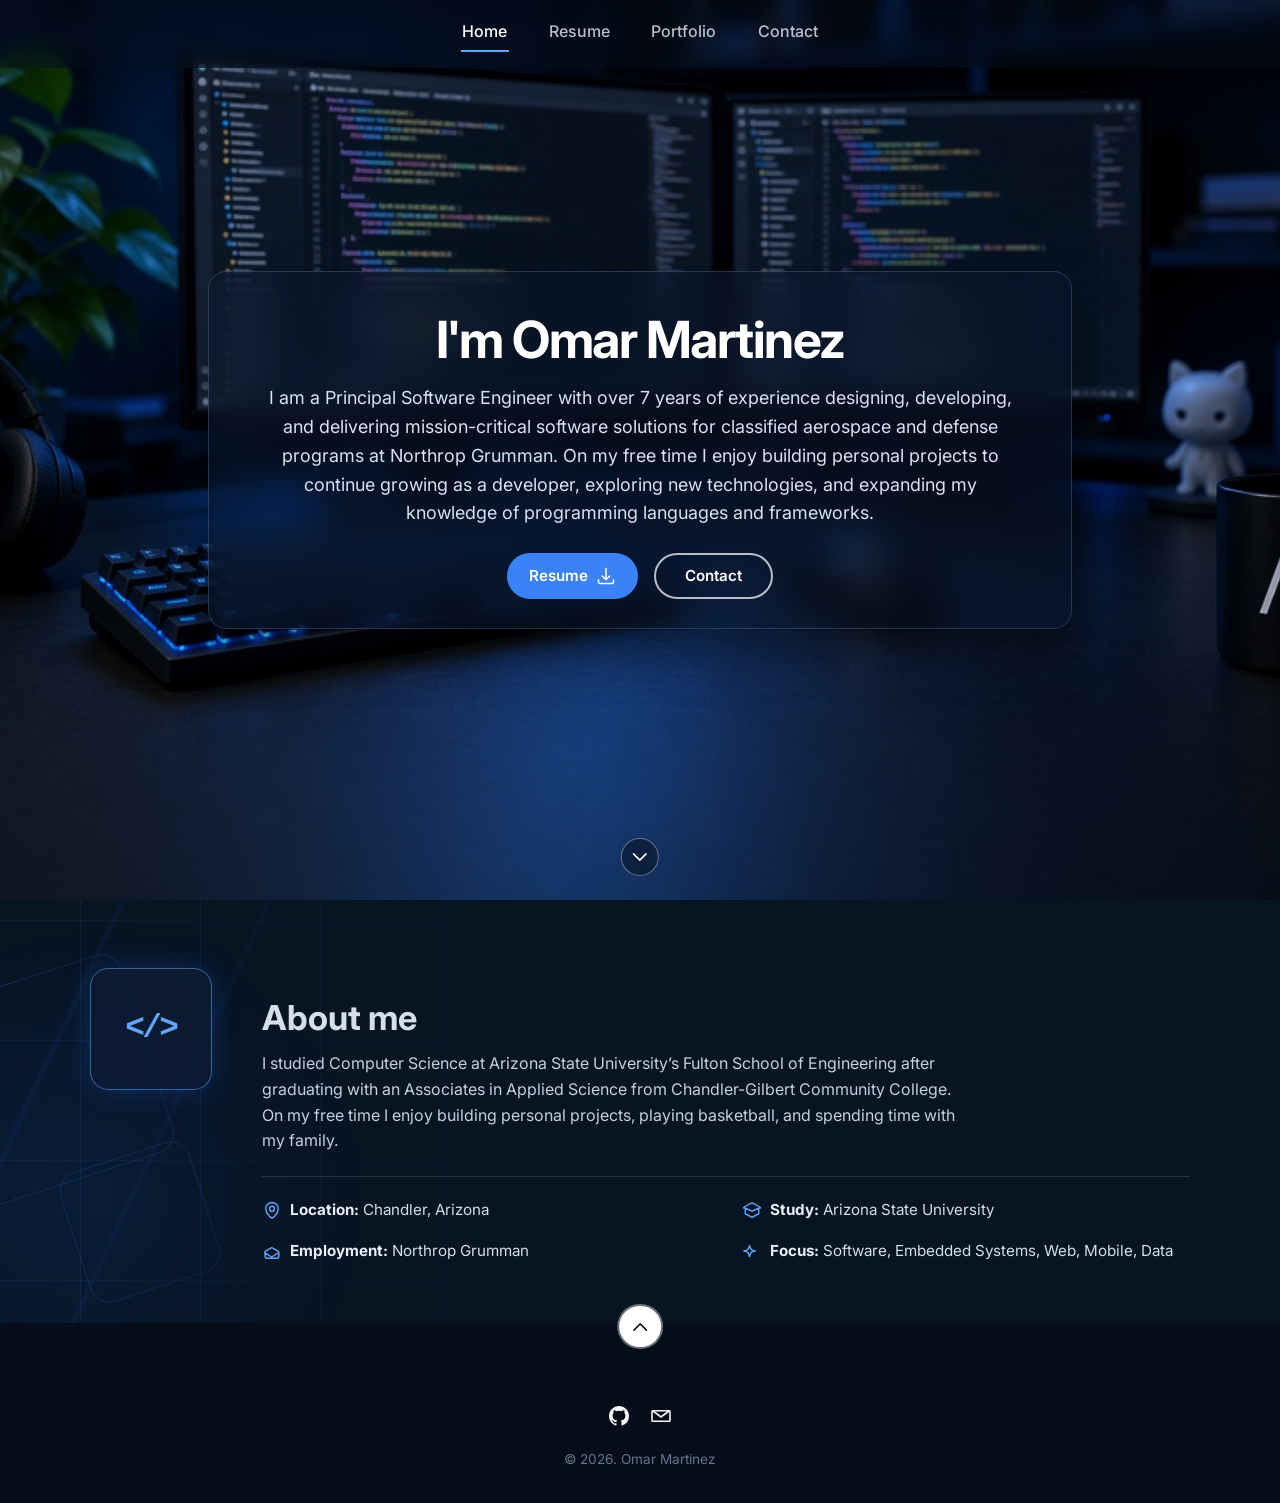
<file: index.html>
﻿<!DOCTYPE html>
<html lang="en">
<head>
  <meta charset="utf-8" />
  <meta name="viewport" content="width=device-width, initial-scale=1" />
  <title>Juventino Martinez — Software Developer</title>
  <meta name="description" content="Portfolio and resume of Juventino Martinez, a Chandler, Arizona based software developer." />
  <link rel="preconnect" href="https://fonts.googleapis.com" />
  <link rel="preconnect" href="https://fonts.gstatic.com" crossorigin />
  <link href="https://fonts.googleapis.com/css2?family=Inter:wght@400;500;600;700;800&display=swap" rel="stylesheet" />
  <link rel="stylesheet" href="css/style.css" />
</head>
<body class="home" id="top">
  <a class="skip-link" href="#about">Skip to content</a>

  <header class="site-header" id="headerNav">
    <nav class="desktop-nav" aria-label="Primary">
      <a href="index.html" aria-current="page">Home</a>
      <a href="resume.html">Resume</a>
      <a href="Portfolio.html">Portfolio</a>
      <a href="contact.html">Contact</a>
    </nav>
    <button class="menu-toggle" type="button" aria-label="Open menu" aria-expanded="false" aria-controls="mobile-nav">
      <svg viewBox="0 0 24 24" aria-hidden="true"><path fill="currentColor" d="M3.75 6.75h16.5a.75.75 0 0 0 0-1.5H3.75a.75.75 0 0 0 0 1.5Zm0 6h16.5a.75.75 0 0 0 0-1.5H3.75a.75.75 0 0 0 0 1.5Zm0 6h16.5a.75.75 0 0 0 0-1.5H3.75a.75.75 0 0 0 0 1.5Z"/></svg>
    </button>
  </header>

  <div class="mobile-nav" id="mobile-nav" hidden>
    <div class="mobile-nav-panel">
      <a href="index.html" aria-current="page">Home</a>
      <a href="resume.html">Resume</a>
      <a href="Portfolio.html">Portfolio</a>
      <a href="contact.html">Contact</a>
    </div>
  </div>

  <section class="hero" id="home">
    <div class="hero-bg" role="img" aria-label="Developer desk with dual monitors and blue lighting"></div>
    <div class="hero-card">
      <h1>I'm Omar Martinez</h1>
      <p>
        I am a Principal Software Engineer with over 7 years of experience designing, developing, and delivering
        mission-critical software solutions for classified aerospace and defense programs at Northrop Grumman.
        On my free time I enjoy building personal projects to continue growing as a developer, exploring new technologies,
        and expanding my knowledge of programming languages and frameworks.
      </p>
      <div class="hero-actions">
        <a class="btn btn-primary" href="resume.html">
          Resume
          <svg viewBox="0 0 24 24" aria-hidden="true"><path fill="none" stroke="currentColor" stroke-width="1.8" stroke-linecap="round" stroke-linejoin="round" d="M3 16.5v2.25A2.25 2.25 0 0 0 5.25 21h13.5A2.25 2.25 0 0 0 21 18.75V16.5M7.5 12 12 16.5 16.5 12M12 3v13.5"/></svg>
        </a>
        <a class="btn btn-ghost" href="contact.html">Contact</a>
      </div>
    </div>
    <a class="scroll-down" href="#about" aria-label="Scroll to About">
      <svg viewBox="0 0 24 24" aria-hidden="true"><path fill="none" stroke="currentColor" stroke-width="1.8" stroke-linecap="round" stroke-linejoin="round" d="m19.5 8.25-7.5 7.5-7.5-7.5"/></svg>
    </a>
  </section>

  <section class="section about-section" id="about">
    <div class="about-deco" aria-hidden="true"></div>
    <div class="wrap about-grid">
      <div class="avatar" aria-hidden="true">&lt;/&gt;</div>
      <div class="about-copy">
        <h2>About me</h2>
        <p>
          I studied Computer Science at Arizona State University’s Fulton School of Engineering
          after graduating with an Associates in Applied Science from Chandler-Gilbert Community College.
          On my free time I enjoy building personal projects, playing basketball, and spending time with my family.
        </p>
        <ul class="about-facts">
          <li>
            <svg viewBox="0 0 24 24" aria-hidden="true"><path fill="none" stroke="currentColor" stroke-width="1.7" stroke-linecap="round" stroke-linejoin="round" d="M15 10.5a3 3 0 1 1-6 0 3 3 0 0 1 6 0Z"/><path fill="none" stroke="currentColor" stroke-width="1.7" d="M19.5 10.5c0 7.142-7.5 11.25-7.5 11.25S4.5 17.642 4.5 10.5a7.5 7.5 0 1 1 15 0Z"/></svg>
            <span><strong>Location:</strong> Chandler, Arizona</span>
          </li>
          <li>
            <svg viewBox="0 0 24 24" aria-hidden="true"><path fill="none" stroke="currentColor" stroke-width="1.7" stroke-linecap="round" stroke-linejoin="round" d="M4.26 10.147a60.44 60.44 0 0 0-.491 6.347A48.62 48.62 0 0 1 12 20.904a48.62 48.62 0 0 1 8.232-4.41 60.46 60.46 0 0 0-.491-6.347m-15.482 0a50.636 50.636 0 0 0-2.658-.813A59.906 59.906 0 0 1 12 3.493a59.903 59.903 0 0 1 10.399 5.84c-.908.24-1.79.54-2.658.814m-15.482 0A50.717 50.717 0 0 1 12 13.489a50.702 50.702 0 0 1 7.74-3.342"/></svg>
            <span><strong>Study:</strong> Arizona State University</span>
          </li>
          <li>
            <svg viewBox="0 0 24 24" aria-hidden="true"><path fill="none" stroke="currentColor" stroke-width="1.7" stroke-linecap="round" stroke-linejoin="round" d="M20.25 14.15v4.25a2.25 2.25 0 0 1-2.25 2.25h-12A2.25 2.25 0 0 1 3.75 18.4v-4.25m16.5 0a2.25 2.25 0 0 0-1.07-1.91l-6.18-3.8a2.25 2.25 0 0 0-2.5 0l-6.18 3.8a2.25 2.25 0 0 0-1.07 1.91m16.5 0-8.25 5.07-8.25-5.07"/></svg>
            <span><strong>Employment:</strong> Northrop Grumman</span>
          </li>
          <li>
            <svg viewBox="0 0 24 24" aria-hidden="true"><path fill="none" stroke="currentColor" stroke-width="1.7" stroke-linecap="round" stroke-linejoin="round" d="M9.813 15.904 9 18.75l-.813-2.846a4.5 4.5 0 0 0-3.09-3.09L2.25 12l2.846-.813a4.5 4.5 0 0 0 3.09-3.09L9 5.25l.813 2.846a4.5 4.5 0 0 0 3.09 3.09L15.75 12l-2.846.813a4.5 4.5 0 0 0-3.09 3.09Z"/></svg>
            <span><strong>Focus:</strong> Software, Embedded Systems, Web, Mobile, Data</span>
          </li>
        </ul>
      </div>
    </div>
  </section>

  <footer class="site-footer">
    <a class="scroll-up" href="#top" aria-label="Back to top">
      <svg viewBox="0 0 24 24" aria-hidden="true"><path fill="none" stroke="currentColor" stroke-width="1.8" stroke-linecap="round" stroke-linejoin="round" d="m4.5 15.75 7.5-7.5 7.5 7.5"/></svg>
    </a>
    <div class="socials footer-socials">
      <a href="https://github.com/MartinezJuventino" target="_blank" rel="noopener noreferrer" aria-label="GitHub">
        <svg viewBox="0 0 24 24" aria-hidden="true"><path fill="currentColor" d="M12 2C6.477 2 2 6.484 2 12.017c0 4.425 2.865 8.18 6.839 9.504.5.092.682-.217.682-.483 0-.237-.008-.868-.013-1.703-2.782.605-3.369-1.343-3.369-1.343-.454-1.158-1.11-1.466-1.11-1.466-.908-.62.069-.608.069-.608 1.003.07 1.531 1.032 1.531 1.032.892 1.53 2.341 1.088 2.91.832.092-.647.35-1.088.636-1.338-2.22-.253-4.555-1.113-4.555-4.951 0-1.093.39-1.988 1.029-2.688-.103-.253-.446-1.272.098-2.65 0 0 .84-.27 2.75 1.026A9.564 9.564 0 0 1 12 6.844a9.59 9.59 0 0 1 2.504.337c1.909-1.296 2.747-1.027 2.747-1.027.546 1.379.202 2.398.1 2.651.64.7 1.028 1.595 1.028 2.688 0 3.848-2.339 4.695-4.566 4.943.359.309.678.92.678 1.855 0 1.338-.012 2.419-.012 2.747 0 .268.18.58.688.482A10.019 10.019 0 0 0 22 12.017C22 6.484 17.522 2 12 2Z"/></svg>
      </a>
      <a href="mailto:OmarMartinez14@gmail.com" aria-label="Email">
        <svg viewBox="0 0 24 24" aria-hidden="true"><path fill="none" stroke="currentColor" stroke-width="1.6" d="M3.75 6.75h16.5a.75.75 0 0 1 .75.75v9a.75.75 0 0 1-.75.75H3.75a.75.75 0 0 1-.75-.75v-9a.75.75 0 0 1 .75-.75Z"/><path fill="none" stroke="currentColor" stroke-width="1.6" d="m4 7 8 6 8-6"/></svg>
      </a>
    </div>
    <p class="copyright">© <span id="year"></span>. Omar Martinez</p>
  </footer>

  <script src="js/site.js"></script>
</body>
</html>
</file>
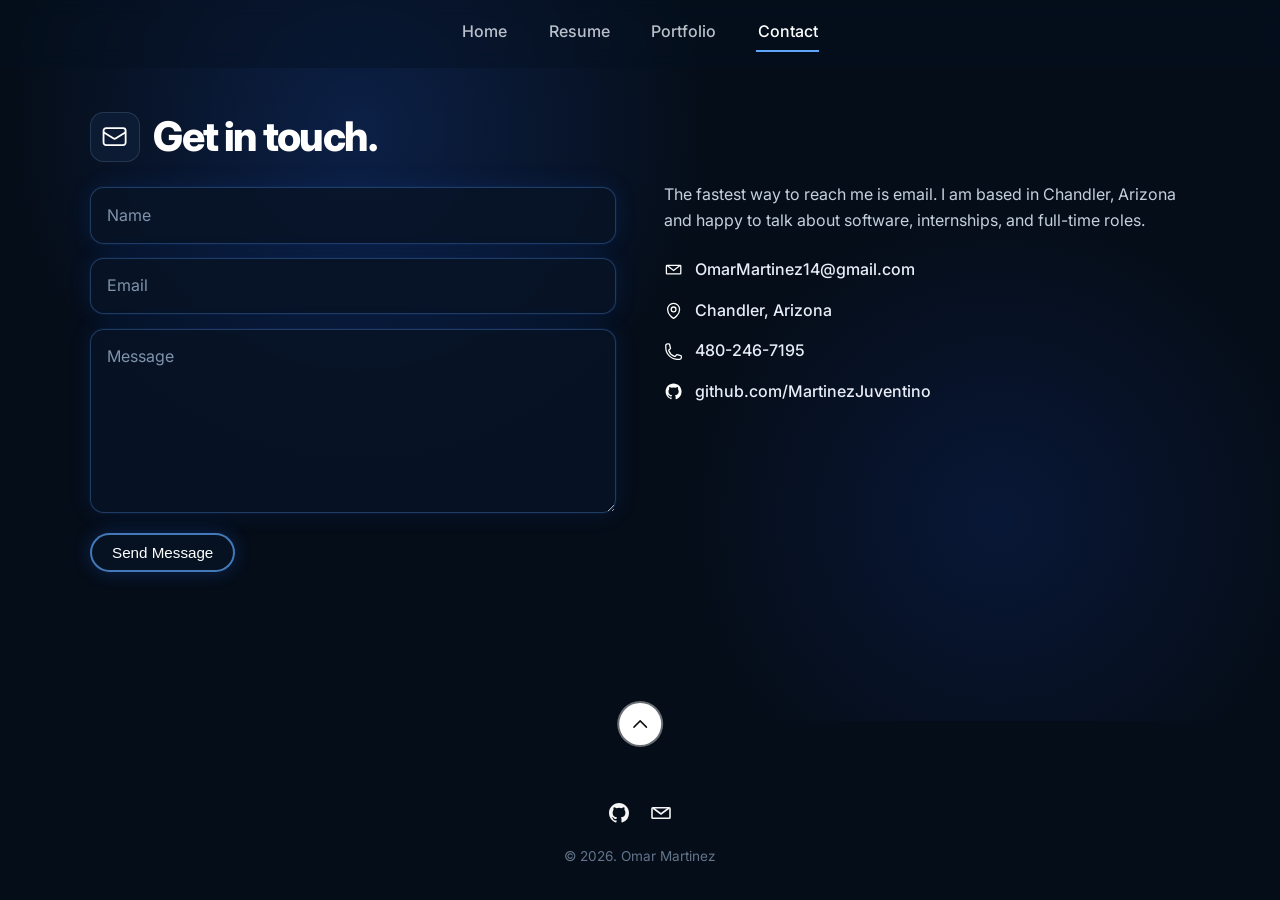
<file: contact.html>
<!DOCTYPE html>
<html lang="en">
<head>
  <meta charset="utf-8" />
  <meta name="viewport" content="width=device-width, initial-scale=1" />
  <title>Contact — Juventino Martinez</title>
  <meta name="description" content="Contact Juventino Martinez, a Chandler, Arizona based software developer." />
  <link rel="preconnect" href="https://fonts.googleapis.com" />
  <link rel="preconnect" href="https://fonts.gstatic.com" crossorigin />
  <link href="https://fonts.googleapis.com/css2?family=Inter:wght@400;500;600;700;800&display=swap" rel="stylesheet" />
  <link rel="stylesheet" href="css/style.css" />
</head>
<body class="subpage contact-page" id="top">
  <a class="skip-link" href="#content">Skip to content</a>

  <header class="site-header" id="headerNav">
    <nav class="desktop-nav" aria-label="Primary">
      <a href="index.html">Home</a>
      <a href="resume.html">Resume</a>
      <a href="Portfolio.html">Portfolio</a>
      <a href="contact.html" aria-current="page">Contact</a>
    </nav>
    <button class="menu-toggle" type="button" aria-label="Open menu" aria-expanded="false" aria-controls="mobile-nav">
      <svg viewBox="0 0 24 24" aria-hidden="true"><path fill="currentColor" d="M3.75 6.75h16.5a.75.75 0 0 0 0-1.5H3.75a.75.75 0 0 0 0 1.5Zm0 6h16.5a.75.75 0 0 0 0-1.5H3.75a.75.75 0 0 0 0 1.5Zm0 6h16.5a.75.75 0 0 0 0-1.5H3.75a.75.75 0 0 0 0 1.5Z"/></svg>
    </button>
  </header>

  <div class="mobile-nav" id="mobile-nav" hidden>
    <div class="mobile-nav-panel">
      <a href="index.html">Home</a>
      <a href="resume.html">Resume</a>
      <a href="Portfolio.html">Portfolio</a>
      <a href="contact.html" aria-current="page">Contact</a>
    </div>
  </div>

  <main class="page-main" id="content">
    <section class="section contact-section">
      <div class="wrap">
        <div class="contact-grid">
          <div>
            <div class="contact-heading">
              <span class="contact-heading-icon" aria-hidden="true">
                <svg viewBox="0 0 24 24"><path fill="none" stroke="currentColor" stroke-width="1.6" stroke-linecap="round" stroke-linejoin="round" d="M21.75 6.75v10.5a2.25 2.25 0 0 1-2.25 2.25h-15a2.25 2.25 0 0 1-2.25-2.25V6.75m19.5 0A2.25 2.25 0 0 0 19.5 4.5h-15a2.25 2.25 0 0 0-2.25 2.25m19.5 0v.243a2.25 2.25 0 0 1-1.07 1.916l-7.5 4.615a2.25 2.25 0 0 1-2.36 0L3.32 8.91a2.25 2.25 0 0 1-1.07-1.916V6.75"/></svg>
              </span>
              <h1>Get in touch.</h1>
            </div>
            <form id="contact-form">
              <label class="sr-only" for="name">Name</label>
              <input id="name" name="name" type="text" placeholder="Name" required autocomplete="name" />
              <label class="sr-only" for="email">Email</label>
              <input id="email" name="email" type="email" placeholder="Email" required autocomplete="email" />
              <label class="sr-only" for="message">Message</label>
              <textarea id="message" name="message" rows="6" maxlength="250" placeholder="Message" required></textarea>
              <button class="btn btn-primary" type="submit">Send Message</button>
              <p class="form-note" id="form-note" hidden></p>
            </form>
          </div>
          <div class="contact-aside">
            <p class="contact-copy">The fastest way to reach me is email. I am based in Chandler, Arizona and happy to talk about software, internships, and full-time roles.</p>
            <ul class="contact-list">
              <li>
                <a href="mailto:OmarMartinez14@gmail.com">
                  <svg viewBox="0 0 24 24" aria-hidden="true"><path fill="none" stroke="currentColor" stroke-width="1.6" d="M3.75 6.75h16.5a.75.75 0 0 1 .75.75v9a.75.75 0 0 1-.75.75H3.75a.75.75 0 0 1-.75-.75v-9a.75.75 0 0 1 .75-.75Z"/><path fill="none" stroke="currentColor" stroke-width="1.6" d="m4 7 8 6 8-6"/></svg>
                  OmarMartinez14@gmail.com
                </a>
              </li>
              <li>
                <a href="https://www.google.com/maps/place/Chandler,+AZ" target="_blank" rel="noopener noreferrer">
                  <svg viewBox="0 0 24 24" aria-hidden="true"><path fill="none" stroke="currentColor" stroke-width="1.6" stroke-linecap="round" stroke-linejoin="round" d="M15 10.5a3 3 0 1 1-6 0 3 3 0 0 1 6 0Z"/><path fill="none" stroke="currentColor" stroke-width="1.6" d="M19.5 10.5c0 7.142-7.5 11.25-7.5 11.25S4.5 17.642 4.5 10.5a7.5 7.5 0 1 1 15 0Z"/></svg>
                  Chandler, Arizona
                </a>
              </li>
              <li>
                <a href="tel:+14802467195">
                  <svg viewBox="0 0 24 24" aria-hidden="true"><path fill="none" stroke="currentColor" stroke-width="1.6" stroke-linecap="round" stroke-linejoin="round" d="M2.25 6.75c0 8.284 6.716 15 15 15h2.25a2.25 2.25 0 0 0 2.25-2.25v-1.372c0-.516-.351-.966-.852-1.091l-4.423-1.106c-.44-.11-.902.055-1.173.417l-.97 1.293c-.282.376-.769.542-1.21.38a12.035 12.035 0 0 1-7.143-7.143c-.162-.441.004-.928.38-1.21l1.293-.97c.363-.271.527-.734.417-1.173L6.963 3.102a1.125 1.125 0 0 0-1.091-.852H4.5A2.25 2.25 0 0 0 2.25 4.5v2.25Z"/></svg>
                  480-246-7195
                </a>
              </li>
              <li>
                <a href="https://github.com/MartinezJuventino" target="_blank" rel="noopener noreferrer">
                  <svg viewBox="0 0 24 24" aria-hidden="true"><path fill="currentColor" d="M12 2C6.477 2 2 6.484 2 12.017c0 4.425 2.865 8.18 6.839 9.504.5.092.682-.217.682-.483 0-.237-.008-.868-.013-1.703-2.782.605-3.369-1.343-3.369-1.343-.454-1.158-1.11-1.466-1.11-1.466-.908-.62.069-.608.069-.608 1.003.07 1.531 1.032 1.531 1.032.892 1.53 2.341 1.088 2.91.832.092-.647.35-1.088.636-1.338-2.22-.253-4.555-1.113-4.555-4.951 0-1.093.39-1.988 1.029-2.688-.103-.253-.446-1.272.098-2.65 0 0 .84-.27 2.75 1.026A9.564 9.564 0 0 1 12 6.844a9.59 9.59 0 0 1 2.504.337c1.909-1.296 2.747-1.027 2.747-1.027.546 1.379.202 2.398.1 2.651.64.7 1.028 1.595 1.028 2.688 0 3.848-2.339 4.695-4.566 4.943.359.309.678.92.678 1.855 0 1.338-.012 2.419-.012 2.747 0 .268.18.58.688.482A10.019 10.019 0 0 0 22 12.017C22 6.484 17.522 2 12 2Z"/></svg>
                  github.com/MartinezJuventino
                </a>
              </li>
            </ul>
          </div>
        </div>
      </div>
    </section>
  </main>

  <footer class="site-footer">
    <a class="scroll-up" href="#top" aria-label="Back to top">
      <svg viewBox="0 0 24 24" aria-hidden="true"><path fill="none" stroke="currentColor" stroke-width="1.8" stroke-linecap="round" stroke-linejoin="round" d="m4.5 15.75 7.5-7.5 7.5 7.5"/></svg>
    </a>
    <div class="socials footer-socials">
      <a href="https://github.com/MartinezJuventino" target="_blank" rel="noopener noreferrer" aria-label="GitHub">
        <svg viewBox="0 0 24 24" aria-hidden="true"><path fill="currentColor" d="M12 2C6.477 2 2 6.484 2 12.017c0 4.425 2.865 8.18 6.839 9.504.5.092.682-.217.682-.483 0-.237-.008-.868-.013-1.703-2.782.605-3.369-1.343-3.369-1.343-.454-1.158-1.11-1.466-1.11-1.466-.908-.62.069-.608.069-.608 1.003.07 1.531 1.032 1.531 1.032.892 1.53 2.341 1.088 2.91.832.092-.647.35-1.088.636-1.338-2.22-.253-4.555-1.113-4.555-4.951 0-1.093.39-1.988 1.029-2.688-.103-.253-.446-1.272.098-2.65 0 0 .84-.27 2.75 1.026A9.564 9.564 0 0 1 12 6.844a9.59 9.59 0 0 1 2.504.337c1.909-1.296 2.747-1.027 2.747-1.027.546 1.379.202 2.398.1 2.651.64.7 1.028 1.595 1.028 2.688 0 3.848-2.339 4.695-4.566 4.943.359.309.678.92.678 1.855 0 1.338-.012 2.419-.012 2.747 0 .268.18.58.688.482A10.019 10.019 0 0 0 22 12.017C22 6.484 17.522 2 12 2Z"/></svg>
      </a>
      <a href="mailto:OmarMartinez14@gmail.com" aria-label="Email">
        <svg viewBox="0 0 24 24" aria-hidden="true"><path fill="none" stroke="currentColor" stroke-width="1.6" d="M3.75 6.75h16.5a.75.75 0 0 1 .75.75v9a.75.75 0 0 1-.75.75H3.75a.75.75 0 0 1-.75-.75v-9a.75.75 0 0 1 .75-.75Z"/><path fill="none" stroke="currentColor" stroke-width="1.6" d="m4 7 8 6 8-6"/></svg>
      </a>
    </div>
    <p class="copyright">© <span id="year"></span>. Omar Martinez</p>
  </footer>

  <script src="js/site.js"></script>
</body>
</html>
</file>
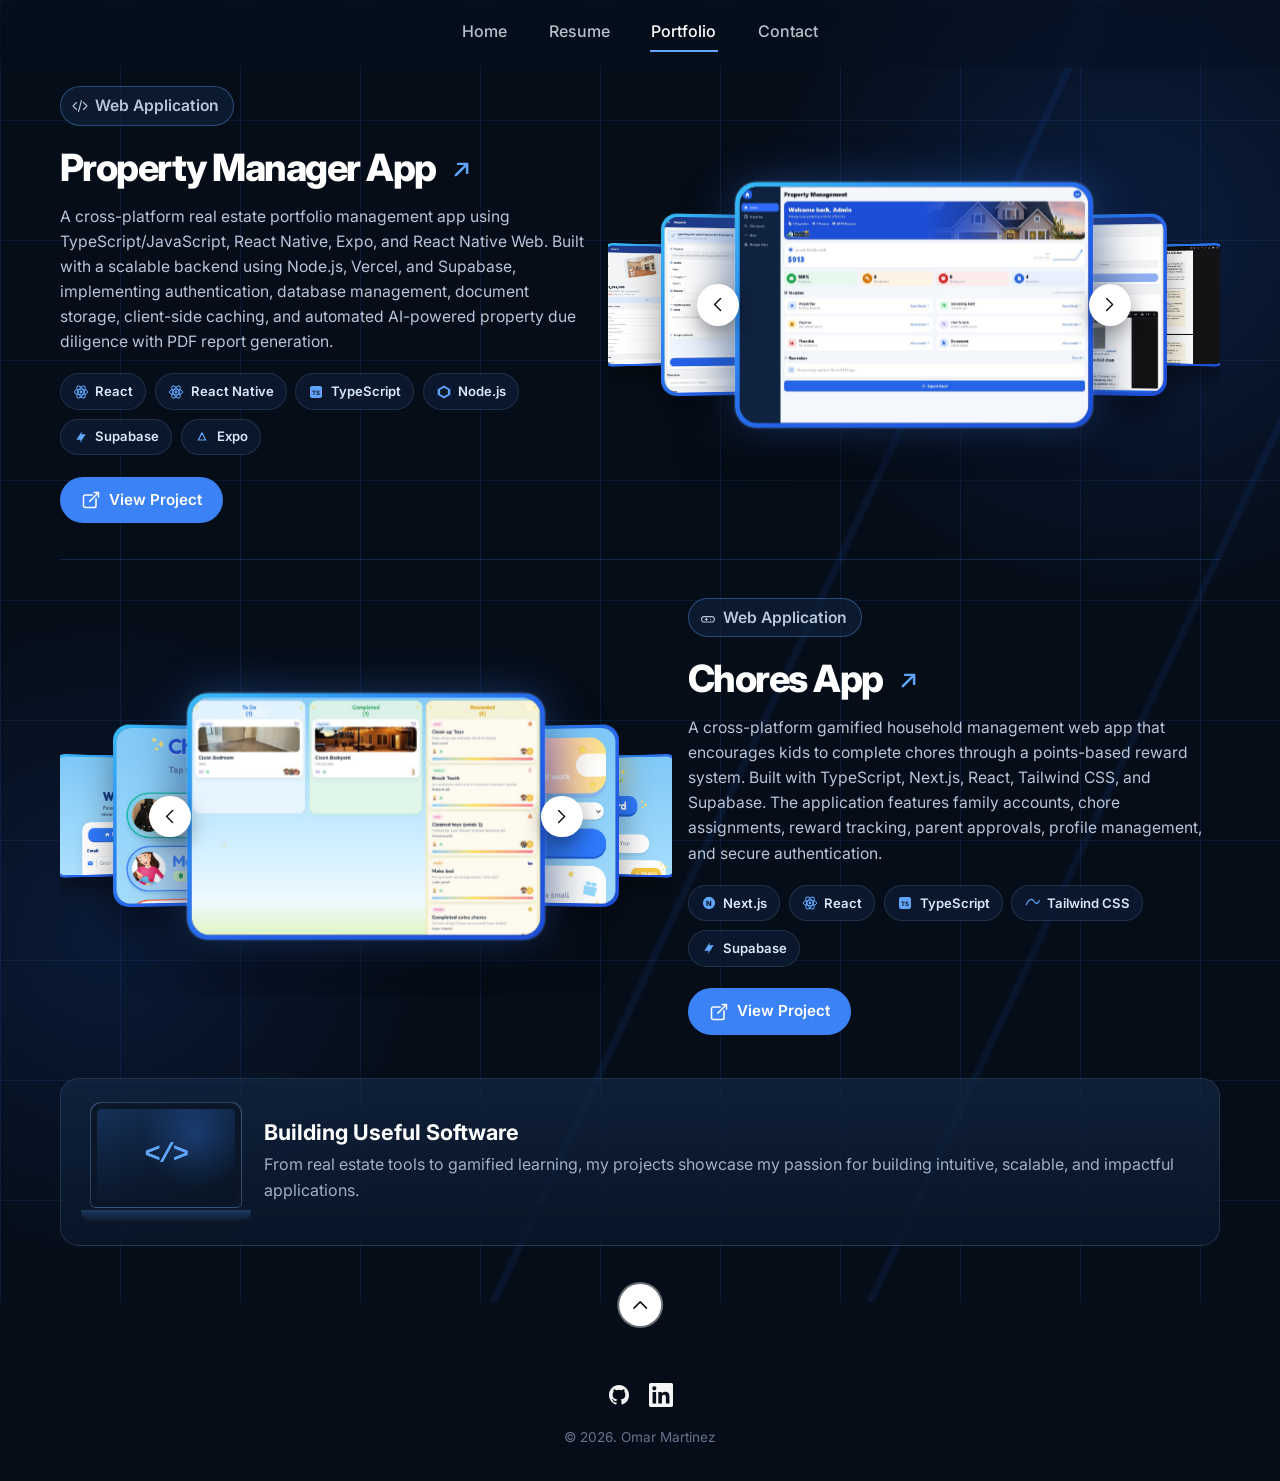
<file: Portfolio.html>
﻿<!DOCTYPE html>
<html lang="en">
<head>
  <meta charset="utf-8" />
  <meta name="viewport" content="width=device-width, initial-scale=1" />
  <title>Portfolio — Omar Martinez</title>
  <meta name="description" content="Selected web apps by Omar Martinez, including Property Manager and Chores App." />
  <link rel="preconnect" href="https://fonts.googleapis.com" />
  <link rel="preconnect" href="https://fonts.gstatic.com" crossorigin />
  <link href="https://fonts.googleapis.com/css2?family=Inter:wght@400;500;600;700;800&display=swap" rel="stylesheet" />
  <link rel="stylesheet" href="css/style.css" />
</head>
<body class="subpage portfolio-page" id="top">
  <a class="skip-link" href="#content">Skip to content</a>

  <header class="site-header" id="headerNav">
    <nav class="desktop-nav" aria-label="Primary">
      <a href="index.html">Home</a>
      <a href="resume.html">Resume</a>
      <a href="Portfolio.html" aria-current="page">Portfolio</a>
      <a href="contact.html">Contact</a>
    </nav>
    <button class="menu-toggle" type="button" aria-label="Open menu" aria-expanded="false" aria-controls="mobile-nav">
      <svg viewBox="0 0 24 24" aria-hidden="true"><path fill="currentColor" d="M3.75 6.75h16.5a.75.75 0 0 0 0-1.5H3.75a.75.75 0 0 0 0 1.5Zm0 6h16.5a.75.75 0 0 0 0-1.5H3.75a.75.75 0 0 0 0 1.5Zm0 6h16.5a.75.75 0 0 0 0-1.5H3.75a.75.75 0 0 0 0 1.5Z"/></svg>
    </button>
  </header>

  <div class="mobile-nav" id="mobile-nav" hidden>
    <div class="mobile-nav-panel">
      <a href="index.html">Home</a>
      <a href="resume.html">Resume</a>
      <a href="Portfolio.html" aria-current="page">Portfolio</a>
      <a href="contact.html">Contact</a>
    </div>
  </div>

  <main class="page-main" id="content">
    <div class="portfolio-deco" aria-hidden="true"></div>

    <article class="project-block wrap">
      <div class="project-copy">
        <p class="project-pill">
          <svg viewBox="0 0 24 24" aria-hidden="true"><path fill="none" stroke="currentColor" stroke-width="1.7" stroke-linecap="round" stroke-linejoin="round" d="M17.25 6.75 22.5 12l-5.25 5.25m-10.5 0L1.5 12l5.25-5.25m7.5-3-4.5 16.5"/></svg>
          Web Application
        </p>
        <h1>
          <a href="https://property-manager-theta-umber.vercel.app/" target="_blank" rel="noopener noreferrer">Property Manager App</a>
        </h1>
        <p>
          A cross-platform real estate portfolio management app using TypeScript/JavaScript, React Native, Expo, and React
          Native Web. Built with a scalable backend using Node.js, Vercel, and Supabase, implementing authentication,
          database management, document storage, client-side caching, and automated AI-powered property due diligence
          with PDF report generation.
        </p>
        <ul class="tech-chips">
          <li>
            <svg viewBox="0 0 24 24" aria-hidden="true"><circle cx="12" cy="12" r="2.1" fill="currentColor"/><ellipse cx="12" cy="12" rx="10" ry="4.2" fill="none" stroke="currentColor" stroke-width="1.5"/><ellipse cx="12" cy="12" rx="10" ry="4.2" fill="none" stroke="currentColor" stroke-width="1.5" transform="rotate(60 12 12)"/><ellipse cx="12" cy="12" rx="10" ry="4.2" fill="none" stroke="currentColor" stroke-width="1.5" transform="rotate(-60 12 12)"/></svg>
            React
          </li>
          <li>
            <svg viewBox="0 0 24 24" aria-hidden="true"><circle cx="12" cy="12" r="2.1" fill="currentColor"/><ellipse cx="12" cy="12" rx="10" ry="4.2" fill="none" stroke="currentColor" stroke-width="1.5"/><ellipse cx="12" cy="12" rx="10" ry="4.2" fill="none" stroke="currentColor" stroke-width="1.5" transform="rotate(60 12 12)"/><ellipse cx="12" cy="12" rx="10" ry="4.2" fill="none" stroke="currentColor" stroke-width="1.5" transform="rotate(-60 12 12)"/></svg>
            React Native
          </li>
          <li>
            <svg viewBox="0 0 24 24" aria-hidden="true"><rect x="3" y="3" width="18" height="18" rx="3" fill="currentColor"/><text x="12" y="16.2" text-anchor="middle" font-size="9" font-weight="700" font-family="Inter, sans-serif" fill="#0b1728">TS</text></svg>
            TypeScript
          </li>
          <li>
            <svg viewBox="0 0 24 24" aria-hidden="true"><path fill="currentColor" d="M12 2.2 21.5 7.7v8.6L12 21.8 2.5 16.3V7.7L12 2.2Zm0 3.3L6.2 8.8v6.4L12 18.5l5.8-3.3V8.8L12 5.5Z"/></svg>
            Node.js
          </li>
          <li>
            <svg viewBox="0 0 24 24" aria-hidden="true"><path fill="currentColor" d="M13.2 3.2 5 16.1h6.3L10.8 20.8 19 7.9h-6.3L13.2 3.2Z"/></svg>
            Supabase
          </li>
          <li>
            <svg viewBox="0 0 24 24" aria-hidden="true"><path fill="none" stroke="currentColor" stroke-width="1.8" stroke-linecap="round" stroke-linejoin="round" d="M6.5 16.5 12 5.5l5.5 11H6.5Z"/></svg>
            Expo
          </li>
        </ul>
        <a class="btn btn-primary project-cta" href="https://property-manager-theta-umber.vercel.app/" target="_blank" rel="noopener noreferrer">
          <svg viewBox="0 0 24 24" aria-hidden="true"><path fill="none" stroke="currentColor" stroke-width="1.8" stroke-linecap="round" stroke-linejoin="round" d="M13.5 6H5.25A2.25 2.25 0 0 0 3 8.25v10.5A2.25 2.25 0 0 0 5.25 21h10.5A2.25 2.25 0 0 0 18 18.75V10.5M10.5 13.5 21 3m0 0h-5.25M21 3v5.25"/></svg>
          View Project
        </a>
      </div>
      <div class="coverflow" data-carousel aria-roledescription="carousel" aria-label="Property Manager App screenshots">
        <button class="coverflow-nav prev" type="button" aria-label="Previous Property Manager screenshot">
          <svg viewBox="0 0 24 24" aria-hidden="true"><path fill="none" stroke="currentColor" stroke-width="1.8" stroke-linecap="round" stroke-linejoin="round" d="m15.75 19.5-7.5-7.5 7.5-7.5"/></svg>
        </button>
        <div class="coverflow-stage">
          <figure class="coverflow-card">
            <img src="images/portfolio/property/property-login-hero.jpg" alt="Property Manager login screen beside a modern home and pool" width="1600" height="1000" />
          </figure>
          <figure class="coverflow-card">
            <img src="images/portfolio/property/property-details.png" alt="Property details page with photos, rent, and investor metrics" width="1600" height="1000" />
          </figure>
          <figure class="coverflow-card">
            <img src="images/portfolio/property/property-expenses.png" alt="Property expense form with receipt upload and expense history" width="1600" height="1000" />
          </figure>
          <figure class="coverflow-card">
            <img src="images/portfolio/property/property-dashboard.png" alt="Property Manager dashboard with occupancy, rent, and module shortcuts" width="1600" height="1000" />
          </figure>
          <figure class="coverflow-card">
            <img src="images/portfolio/property/property-title-search.png" alt="Title search results and foreclosure due diligence report" width="1600" height="1000" />
          </figure>
          <figure class="coverflow-card">
            <img src="images/portfolio/property/property-title-report.png" alt="Full title search and pre-bid due diligence report" width="1600" height="1000" />
          </figure>
        </div>
        <button class="coverflow-nav next" type="button" aria-label="Next Property Manager screenshot">
          <svg viewBox="0 0 24 24" aria-hidden="true"><path fill="none" stroke="currentColor" stroke-width="1.8" stroke-linecap="round" stroke-linejoin="round" d="m8.25 4.5 7.5 7.5-7.5 7.5"/></svg>
        </button>
        <div class="coverflow-dots"></div>
      </div>
    </article>

    <article class="project-block project-block-reverse wrap">
      <div class="project-copy">
        <p class="project-pill">
          <svg viewBox="0 0 24 24" aria-hidden="true"><path fill="none" stroke="currentColor" stroke-width="1.7" stroke-linecap="round" stroke-linejoin="round" d="M6 10h12a3.5 3.5 0 0 1 3.5 3.5v1A3.5 3.5 0 0 1 18 18H6a3.5 3.5 0 0 1-3.5-3.5v-1A3.5 3.5 0 0 1 6 10Zm2.2 4h.01M15.8 14v.01M9.5 12.5v3M8 14h3"/></svg>
          Web Application
        </p>
        <h2>
          <a href="https://chores-app-testing-d5ee.vercel.app/login" target="_blank" rel="noopener noreferrer">Chores App</a>
        </h2>
        <p>
          A cross-platform gamified household management web app that encourages kids to complete chores through a
          points-based reward system. Built with TypeScript, Next.js, React, Tailwind CSS, and Supabase. The application
          features family accounts, chore assignments, reward tracking, parent approvals, profile management, and
          secure authentication.
        </p>
        <ul class="tech-chips">
          <li>
            <svg viewBox="0 0 24 24" aria-hidden="true"><circle cx="12" cy="12" r="9.2" fill="currentColor"/><text x="12" y="16" text-anchor="middle" font-size="11" font-weight="800" font-family="Inter, sans-serif" fill="#0b1728">N</text></svg>
            Next.js
          </li>
          <li>
            <svg viewBox="0 0 24 24" aria-hidden="true"><circle cx="12" cy="12" r="2.1" fill="currentColor"/><ellipse cx="12" cy="12" rx="10" ry="4.2" fill="none" stroke="currentColor" stroke-width="1.5"/><ellipse cx="12" cy="12" rx="10" ry="4.2" fill="none" stroke="currentColor" stroke-width="1.5" transform="rotate(60 12 12)"/><ellipse cx="12" cy="12" rx="10" ry="4.2" fill="none" stroke="currentColor" stroke-width="1.5" transform="rotate(-60 12 12)"/></svg>
            React
          </li>
          <li>
            <svg viewBox="0 0 24 24" aria-hidden="true"><rect x="3" y="3" width="18" height="18" rx="3" fill="currentColor"/><text x="12" y="16.2" text-anchor="middle" font-size="9" font-weight="700" font-family="Inter, sans-serif" fill="#0b1728">TS</text></svg>
            TypeScript
          </li>
          <li>
            <svg viewBox="0 0 24 24" aria-hidden="true"><path fill="none" stroke="currentColor" stroke-width="1.8" stroke-linecap="round" d="M3.5 14.5c2.2-5.5 4.8-8 7.8-8 3.4 0 4.2 6.2 7.2 6.2 2.2 0 3.7-2.4 4.5-4.7"/></svg>
            Tailwind CSS
          </li>
          <li>
            <svg viewBox="0 0 24 24" aria-hidden="true"><path fill="currentColor" d="M13.2 3.2 5 16.1h6.3L10.8 20.8 19 7.9h-6.3L13.2 3.2Z"/></svg>
            Supabase
          </li>
        </ul>
        <a class="btn btn-primary project-cta" href="https://chores-app-testing-d5ee.vercel.app/login" target="_blank" rel="noopener noreferrer">
          <svg viewBox="0 0 24 24" aria-hidden="true"><path fill="none" stroke="currentColor" stroke-width="1.8" stroke-linecap="round" stroke-linejoin="round" d="M13.5 6H5.25A2.25 2.25 0 0 0 3 8.25v10.5A2.25 2.25 0 0 0 5.25 21h10.5A2.25 2.25 0 0 0 18 18.75V10.5M10.5 13.5 21 3m0 0h-5.25M21 3v5.25"/></svg>
          View Project
        </a>
      </div>
      <div class="coverflow" data-carousel aria-roledescription="carousel" aria-label="Chores App screenshots">
        <button class="coverflow-nav prev" type="button" aria-label="Previous Chores App screenshot">
          <svg viewBox="0 0 24 24" aria-hidden="true"><path fill="none" stroke="currentColor" stroke-width="1.8" stroke-linecap="round" stroke-linejoin="round" d="m15.75 19.5-7.5-7.5 7.5-7.5"/></svg>
        </button>
        <div class="coverflow-stage">
          <figure class="coverflow-card">
            <img src="images/portfolio/chores/chores-welcome.png" alt="Family Chores welcome and sign-in screen" width="1600" height="1000" />
          </figure>
          <figure class="coverflow-card">
            <img src="images/portfolio/chores/chores-profiles.png" alt="Chores App profile picker for parents and children" width="1600" height="1000" />
          </figure>
          <figure class="coverflow-card">
            <img src="images/portfolio/chores/chores-board.png" alt="Chore board with to-do, completed, and rewarded tasks" width="1600" height="1000" />
          </figure>
          <figure class="coverflow-card">
            <img src="images/portfolio/chores/chores-rewards.png" alt="Chores App rewards catalog with points and redemption" width="1600" height="1000" />
          </figure>
          <figure class="coverflow-card">
            <img src="images/portfolio/chores/chores-leaderboard.png" alt="Monthly family chores leaderboard" width="1600" height="1000" />
          </figure>
        </div>
        <button class="coverflow-nav next" type="button" aria-label="Next Chores App screenshot">
          <svg viewBox="0 0 24 24" aria-hidden="true"><path fill="none" stroke="currentColor" stroke-width="1.8" stroke-linecap="round" stroke-linejoin="round" d="m8.25 4.5 7.5 7.5-7.5 7.5"/></svg>
        </button>
        <div class="coverflow-dots"></div>
      </div>
    </article>

    <section class="wrap portfolio-close" aria-label="Closing note">
      <div class="resume-laptop" aria-hidden="true">
        <div class="resume-laptop-lid"><span>&lt;/&gt;</span></div>
        <div class="resume-laptop-base"></div>
      </div>
      <div>
        <h2>Building Useful Software</h2>
        <p>From real estate tools to gamified learning, my projects showcase my passion for building intuitive, scalable, and impactful applications.</p>
      </div>
    </section>
  </main>

  <footer class="site-footer">
    <a class="scroll-up" href="#top" aria-label="Back to top">
      <svg viewBox="0 0 24 24" aria-hidden="true"><path fill="none" stroke="currentColor" stroke-width="1.8" stroke-linecap="round" stroke-linejoin="round" d="m4.5 15.75 7.5-7.5 7.5 7.5"/></svg>
    </a>
    <div class="socials footer-socials">
      <a href="https://github.com/MartinezJuventino" target="_blank" rel="noopener noreferrer" aria-label="GitHub">
        <svg viewBox="0 0 24 24" aria-hidden="true"><path fill="currentColor" d="M12 2C6.477 2 2 6.484 2 12.017c0 4.425 2.865 8.18 6.839 9.504.5.092.682-.217.682-.483 0-.237-.008-.868-.013-1.703-2.782.605-3.369-1.343-3.369-1.343-.454-1.158-1.11-1.466-1.11-1.466-.908-.62.069-.608.069-.608 1.003.07 1.531 1.032 1.531 1.032.892 1.53 2.341 1.088 2.91.832.092-.647.35-1.088.636-1.338-2.22-.253-4.555-1.113-4.555-4.951 0-1.093.39-1.988 1.029-2.688-.103-.253-.446-1.272.098-2.65 0 0 .84-.27 2.75 1.026A9.564 9.564 0 0 1 12 6.844a9.59 9.59 0 0 1 2.504.337c1.909-1.296 2.747-1.027 2.747-1.027.546 1.379.202 2.398.1 2.651.64.7 1.028 1.595 1.028 2.688 0 3.848-2.339 4.695-4.566 4.943.359.309.678.92.678 1.855 0 1.338-.012 2.419-.012 2.747 0 .268.18.58.688.482A10.019 10.019 0 0 0 22 12.017C22 6.484 17.522 2 12 2Z"/></svg>
      </a>
      <a href="https://www.linkedin.com/in/juventino-martinez-67036b75/" target="_blank" rel="noopener noreferrer" aria-label="LinkedIn">
        <svg viewBox="0 0 24 24" aria-hidden="true"><path fill="currentColor" d="M20.447 20.452h-3.554v-5.569c0-1.328-.027-3.037-1.852-3.037-1.853 0-2.136 1.445-2.136 2.939v5.667H9.351V9h3.414v1.561h.046c.477-.9 1.637-1.85 3.37-1.85 3.601 0 4.267 2.37 4.267 5.455v6.286zM5.337 7.433c-1.144 0-2.063-.926-2.063-2.065 0-1.138.92-2.063 2.063-2.063 1.14 0 2.064.925 2.064 2.063 0 1.139-.925 2.065-2.064 2.065zm1.782 13.019H3.555V9h3.564v11.452zM22.225 0H1.771C.792 0 0 .774 0 1.729v20.542C0 23.227.792 24 1.771 24h20.451C23.2 24 24 23.227 24 22.271V1.729C24 .774 23.2 0 22.222 0h.003z"/></svg>
      </a>
    </div>
    <p class="copyright">© <span id="year"></span>. Omar Martinez</p>
  </footer>

  <dialog class="lightbox" id="lightbox" aria-label="Expanded screenshot">
    <button class="lightbox-close" type="button" aria-label="Close expanded screenshot">
      <svg viewBox="0 0 24 24" aria-hidden="true"><path fill="none" stroke="currentColor" stroke-width="1.8" stroke-linecap="round" d="M6 6l12 12M18 6 6 18"/></svg>
    </button>
    <img alt="" />
  </dialog>

  <script src="js/site.js"></script>
</body>
</html>
</file>
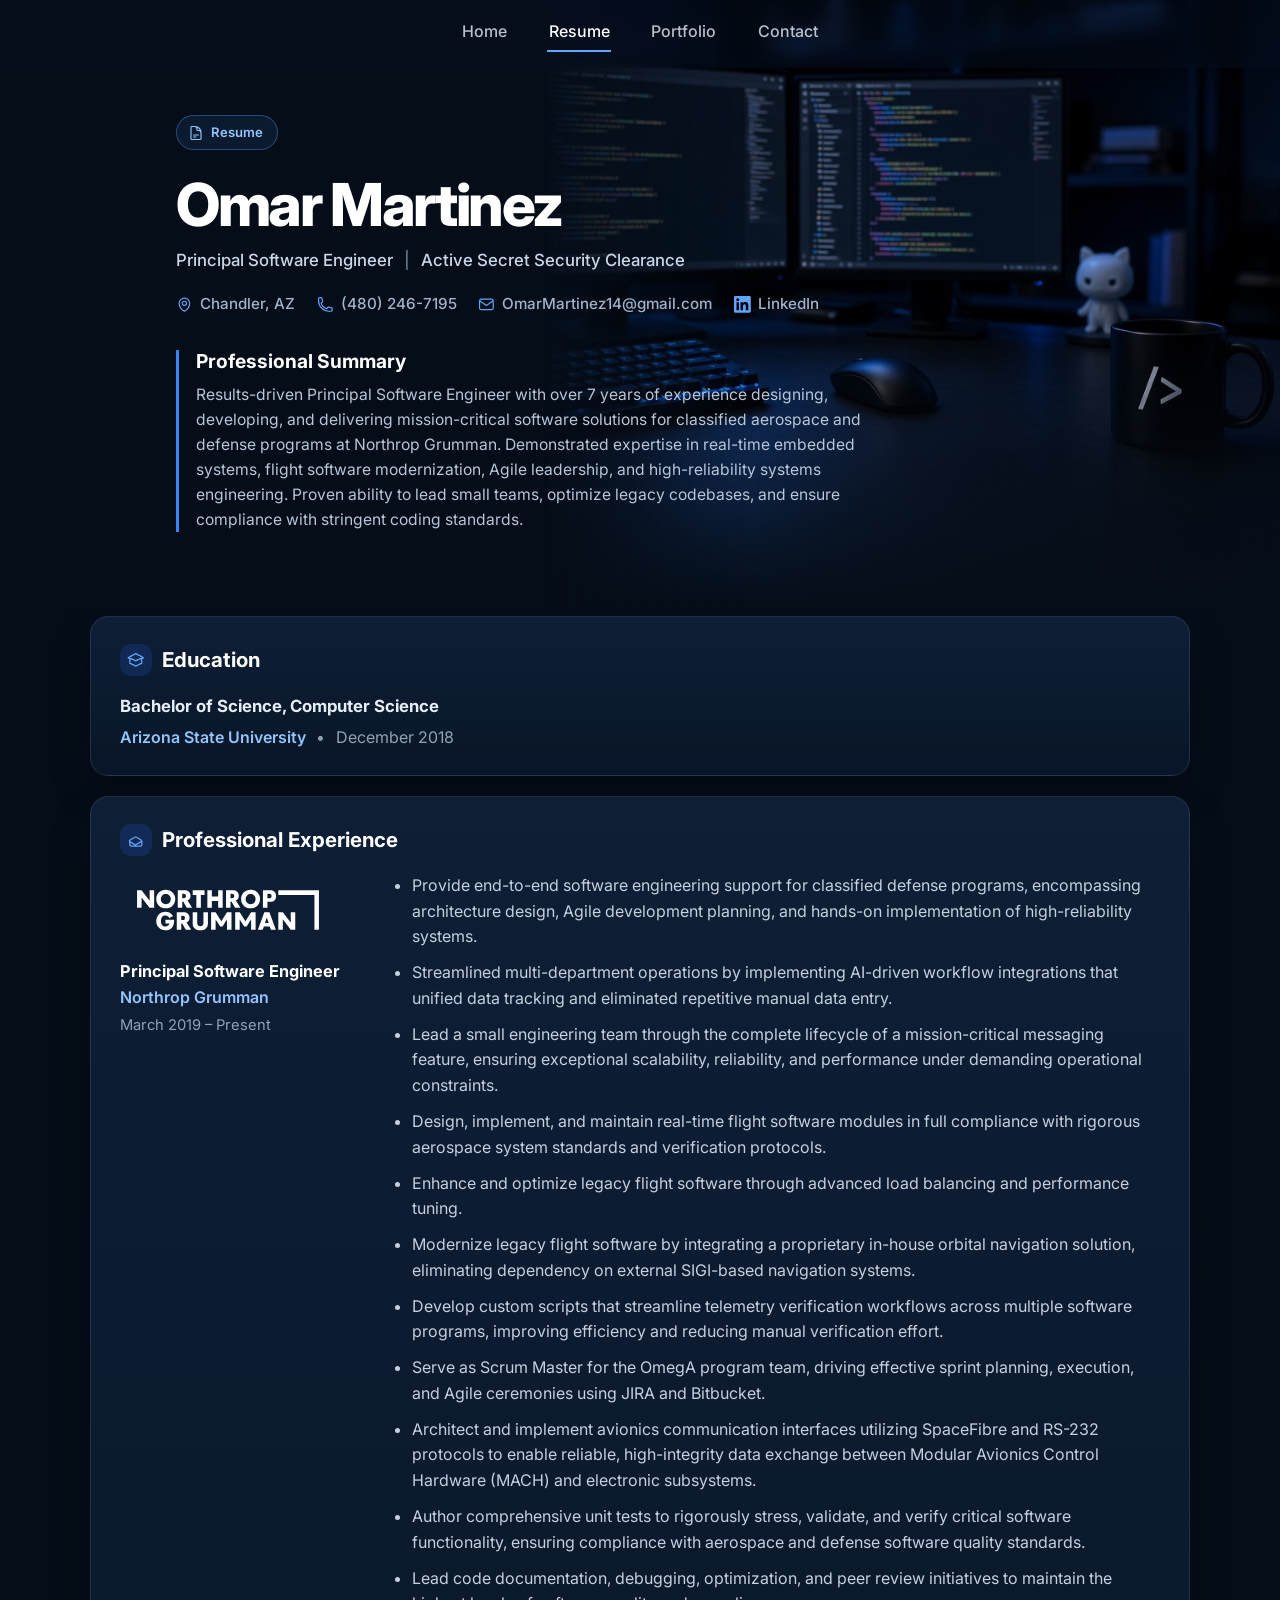
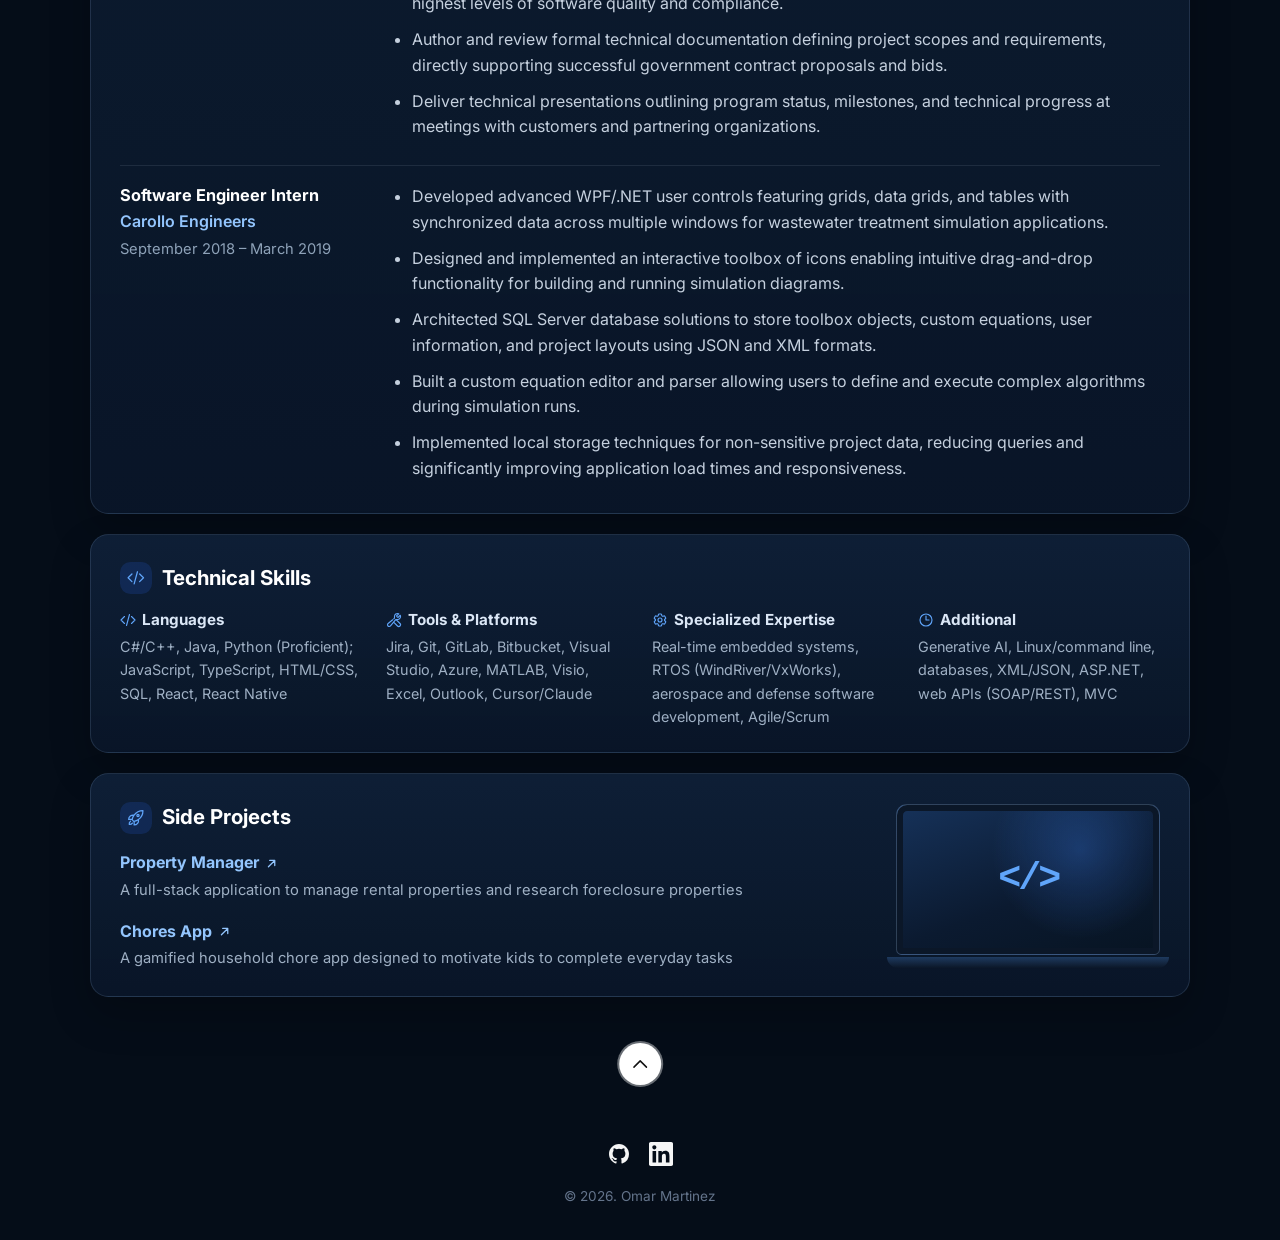
<file: resume.html>
<!DOCTYPE html>
<html lang="en">
<head>
  <meta charset="utf-8" />
  <meta name="viewport" content="width=device-width, initial-scale=1" />
  <title>Resume — Omar Martinez</title>
  <meta name="description" content="Resume of Omar Martinez, Principal Software Engineer in Chandler, Arizona." />
  <link rel="preconnect" href="https://fonts.googleapis.com" />
  <link rel="preconnect" href="https://fonts.gstatic.com" crossorigin />
  <link href="https://fonts.googleapis.com/css2?family=Inter:wght@400;500;600;700;800&display=swap" rel="stylesheet" />
  <link rel="stylesheet" href="css/style.css" />
</head>
<body class="subpage resume-page" id="top">
  <a class="skip-link" href="#content">Skip to content</a>

  <header class="site-header" id="headerNav">
    <nav class="desktop-nav" aria-label="Primary">
      <a href="index.html">Home</a>
      <a href="resume.html" aria-current="page">Resume</a>
      <a href="Portfolio.html">Portfolio</a>
      <a href="contact.html">Contact</a>
    </nav>
    <button class="menu-toggle" type="button" aria-label="Open menu" aria-expanded="false" aria-controls="mobile-nav">
      <svg viewBox="0 0 24 24" aria-hidden="true"><path fill="currentColor" d="M3.75 6.75h16.5a.75.75 0 0 0 0-1.5H3.75a.75.75 0 0 0 0 1.5Zm0 6h16.5a.75.75 0 0 0 0-1.5H3.75a.75.75 0 0 0 0 1.5Zm0 6h16.5a.75.75 0 0 0 0-1.5H3.75a.75.75 0 0 0 0 1.5Z"/></svg>
    </button>
  </header>

  <div class="mobile-nav" id="mobile-nav" hidden>
    <div class="mobile-nav-panel">
      <a href="index.html">Home</a>
      <a href="resume.html" aria-current="page">Resume</a>
      <a href="Portfolio.html">Portfolio</a>
      <a href="contact.html">Contact</a>
    </div>
  </div>

  <main class="page-main" id="content">
    <section class="resume-hero">
      <div class="resume-hero-photo" role="img" aria-label="Developer desk with dual monitors and blue lighting"></div>
      <div class="wrap resume-hero-copy">
        <p class="resume-pill">
          <svg viewBox="0 0 24 24" aria-hidden="true"><path fill="none" stroke="currentColor" stroke-width="1.7" stroke-linecap="round" stroke-linejoin="round" d="M19.5 14.25v-2.625a3.375 3.375 0 0 0-3.375-3.375h-1.5A1.125 1.125 0 0 1 13.5 7.125v-1.5a3.375 3.375 0 0 0-3.375-3.375H8.25m0 12.75h7.5m-7.5 3H12M10.5 2.25H5.625c-.621 0-1.125.504-1.125 1.125v17.25c0 .621.504 1.125 1.125 1.125h12.75c.621 0 1.125-.504 1.125-1.125V11.25a9 9 0 0 0-9-9Z"/></svg>
          Resume
        </p>
        <h1>Omar Martinez</h1>
        <p class="resume-role">Principal Software Engineer <span aria-hidden="true">|</span> Active Secret Security Clearance</p>
        <ul class="resume-contacts">
          <li>
            <a href="https://www.google.com/maps/search/?api=1&amp;query=Chandler%2C+AZ" target="_blank" rel="noopener noreferrer">
              <svg viewBox="0 0 24 24" aria-hidden="true"><path fill="none" stroke="currentColor" stroke-width="1.7" stroke-linecap="round" stroke-linejoin="round" d="M15 10.5a3 3 0 1 1-6 0 3 3 0 0 1 6 0Z"/><path fill="none" stroke="currentColor" stroke-width="1.7" d="M19.5 10.5c0 7.142-7.5 11.25-7.5 11.25S4.5 17.642 4.5 10.5a7.5 7.5 0 1 1 15 0Z"/></svg>
              Chandler, AZ
            </a>
          </li>
          <li>
            <a href="tel:+14802467195">
              <svg viewBox="0 0 24 24" aria-hidden="true"><path fill="none" stroke="currentColor" stroke-width="1.7" stroke-linecap="round" stroke-linejoin="round" d="M2.25 6.75c0 8.284 6.716 15 15 15h2.25a2.25 2.25 0 0 0 2.25-2.25v-1.372c0-.516-.351-.966-.852-1.091l-4.423-1.106c-.44-.11-.902.055-1.173.417l-.97 1.293c-.282.376-.769.542-1.21.38a12.035 12.035 0 0 1-7.143-7.143c-.162-.441.004-.928.38-1.21l1.293-.97c.363-.271.527-.734.417-1.173L6.963 3.102a1.125 1.125 0 0 0-1.091-.852H4.5A2.25 2.25 0 0 0 2.25 4.5v2.25Z"/></svg>
              (480) 246-7195
            </a>
          </li>
          <li>
            <a href="mailto:OmarMartinez14@gmail.com">
              <svg viewBox="0 0 24 24" aria-hidden="true"><path fill="none" stroke="currentColor" stroke-width="1.7" stroke-linecap="round" stroke-linejoin="round" d="M21.75 6.75v10.5a2.25 2.25 0 0 1-2.25 2.25h-15a2.25 2.25 0 0 1-2.25-2.25V6.75m19.5 0A2.25 2.25 0 0 0 19.5 4.5h-15a2.25 2.25 0 0 0-2.25 2.25m19.5 0-9.75 6.75L2.25 6.75"/></svg>
              OmarMartinez14@gmail.com
            </a>
          </li>
          <li>
            <a href="https://www.linkedin.com/in/juventino-martinez-67036b75/" target="_blank" rel="noopener noreferrer">
              <svg viewBox="0 0 24 24" aria-hidden="true"><path fill="currentColor" d="M20.447 20.452h-3.554v-5.569c0-1.328-.027-3.037-1.852-3.037-1.853 0-2.136 1.445-2.136 2.939v5.667H9.351V9h3.414v1.561h.046c.477-.9 1.637-1.85 3.37-1.85 3.601 0 4.267 2.37 4.267 5.455v6.286zM5.337 7.433c-1.144 0-2.063-.926-2.063-2.065 0-1.138.92-2.063 2.063-2.063 1.14 0 2.064.925 2.064 2.063 0 1.139-.925 2.065-2.064 2.065zm1.782 13.019H3.555V9h3.564v11.452zM22.225 0H1.771C.792 0 0 .774 0 1.729v20.542C0 23.227.792 24 1.771 24h20.451C23.2 24 24 23.227 24 22.271V1.729C24 .774 23.2 0 22.222 0h.003z"/></svg>
              LinkedIn
            </a>
          </li>
        </ul>
        <div class="resume-summary">
          <h2>Professional Summary</h2>
          <p>
            Results-driven Principal Software Engineer with over 7 years of experience designing, developing, and delivering
            mission-critical software solutions for classified aerospace and defense programs at Northrop Grumman.
            Demonstrated expertise in real-time embedded systems, flight software modernization, Agile leadership, and
            high-reliability systems engineering. Proven ability to lead small teams, optimize legacy codebases, and
            ensure compliance with stringent coding standards.
          </p>
        </div>
      </div>
    </section>

    <section class="resume-body">
      <div class="wrap resume-stack">
        <article class="resume-card">
          <h2>
            <span class="resume-icon" aria-hidden="true">
              <svg viewBox="0 0 24 24"><path fill="none" stroke="currentColor" stroke-width="1.7" stroke-linecap="round" stroke-linejoin="round" d="M4.26 10.147a60.44 60.44 0 0 0-.491 6.347A48.62 48.62 0 0 1 12 20.904a48.62 48.62 0 0 1 8.232-4.41 60.46 60.46 0 0 0-.491-6.347m-15.482 0a50.636 50.636 0 0 0-2.658-.813A59.906 59.906 0 0 1 12 3.493a59.903 59.903 0 0 1 10.399 5.84c-.908.24-1.79.54-2.658.814m-15.482 0A50.717 50.717 0 0 1 12 13.489a50.702 50.702 0 0 1 7.74-3.342"/></svg>
            </span>
            Education
          </h2>
          <p class="resume-edu-title">Bachelor of Science, Computer Science</p>
          <p class="resume-edu-meta">
            <a href="https://www.asu.edu/" target="_blank" rel="noopener noreferrer">Arizona State University</a>
            <span aria-hidden="true">•</span>
            December 2018
          </p>
        </article>

        <article class="resume-card">
          <h2>
            <span class="resume-icon" aria-hidden="true">
              <svg viewBox="0 0 24 24"><path fill="none" stroke="currentColor" stroke-width="1.7" stroke-linecap="round" stroke-linejoin="round" d="M20.25 14.15v4.25a2.25 2.25 0 0 1-2.25 2.25h-12A2.25 2.25 0 0 1 3.75 18.4v-4.25m16.5 0a2.25 2.25 0 0 0-1.07-1.91l-6.18-3.8a2.25 2.25 0 0 0-2.5 0l-6.18 3.8a2.25 2.25 0 0 0-1.07 1.91m16.5 0-8.25 5.07-8.25-5.07"/></svg>
            </span>
            Professional Experience
          </h2>

          <div class="resume-job">
            <div class="resume-job-side">
              <a class="resume-logo" href="https://www.northropgrumman.com/" target="_blank" rel="noopener noreferrer">
                <img src="images/logos/northrop-grumman.svg" alt="Northrop Grumman" />
              </a>
              <h3>Principal Software Engineer</h3>
              <p class="resume-company">
                <a href="https://www.northropgrumman.com/" target="_blank" rel="noopener noreferrer">Northrop Grumman</a>
              </p>
              <p class="resume-dates">March 2019 – Present</p>
            </div>
            <ul class="resume-bullets">
              <li>Provide end-to-end software engineering support for classified defense programs, encompassing architecture design, Agile development planning, and hands-on implementation of high-reliability systems.</li>
              <li>Streamlined multi-department operations by implementing AI-driven workflow integrations that unified data tracking and eliminated repetitive manual data entry.</li>
              <li>Lead a small engineering team through the complete lifecycle of a mission-critical messaging feature, ensuring exceptional scalability, reliability, and performance under demanding operational constraints.</li>
              <li>Design, implement, and maintain real-time flight software modules in full compliance with rigorous aerospace system standards and verification protocols.</li>
              <li>Enhance and optimize legacy flight software through advanced load balancing and performance tuning.</li>
              <li>Modernize legacy flight software by integrating a proprietary in-house orbital navigation solution, eliminating dependency on external SIGI-based navigation systems.</li>
              <li>Develop custom scripts that streamline telemetry verification workflows across multiple software programs, improving efficiency and reducing manual verification effort.</li>
              <li>Serve as Scrum Master for the OmegA program team, driving effective sprint planning, execution, and Agile ceremonies using JIRA and Bitbucket.</li>
              <li>Architect and implement avionics communication interfaces utilizing SpaceFibre and RS-232 protocols to enable reliable, high-integrity data exchange between Modular Avionics Control Hardware (MACH) and electronic subsystems.</li>
              <li>Author comprehensive unit tests to rigorously stress, validate, and verify critical software functionality, ensuring compliance with aerospace and defense software quality standards.</li>
              <li>Lead code documentation, debugging, optimization, and peer review initiatives to maintain the highest levels of software quality and compliance.</li>
              <li>Author and review formal technical documentation defining project scopes and requirements, directly supporting successful government contract proposals and bids.</li>
              <li>Deliver technical presentations outlining program status, milestones, and technical progress at meetings with customers and partnering organizations.</li>
            </ul>
          </div>

            <div class="resume-more-body">
              <div class="resume-job resume-job-extra">
                <div class="resume-job-side">
                  <h3>Software Engineer Intern</h3>
                  <p class="resume-company">
                    <a href="https://www.carollo.com/" target="_blank" rel="noopener noreferrer">Carollo Engineers</a>
                  </p>
                  <p class="resume-dates">September 2018 – March 2019</p>
                </div>
                <ul class="resume-bullets">
                  <li>Developed advanced WPF/.NET user controls featuring grids, data grids, and tables with synchronized data across multiple windows for wastewater treatment simulation applications.</li>
                  <li>Designed and implemented an interactive toolbox of icons enabling intuitive drag-and-drop functionality for building and running simulation diagrams.</li>
                  <li>Architected SQL Server database solutions to store toolbox objects, custom equations, user information, and project layouts using JSON and XML formats.</li>
                  <li>Built a custom equation editor and parser allowing users to define and execute complex algorithms during simulation runs.</li>
                  <li>Implemented local storage techniques for non-sensitive project data, reducing queries and significantly improving application load times and responsiveness.</li>
                </ul>
              </div>
            </div>
        </article>

        <article class="resume-card">
          <h2>
            <span class="resume-icon" aria-hidden="true">
              <svg viewBox="0 0 24 24"><path fill="none" stroke="currentColor" stroke-width="1.7" stroke-linecap="round" stroke-linejoin="round" d="M17.25 6.75 22.5 12l-5.25 5.25m-10.5 0L1.5 12l5.25-5.25m7.5-3-4.5 16.5"/></svg>
            </span>
            Technical Skills
          </h2>
          <div class="resume-skills">
            <section>
              <h3>
                <svg viewBox="0 0 24 24" aria-hidden="true"><path fill="none" stroke="currentColor" stroke-width="1.7" stroke-linecap="round" stroke-linejoin="round" d="M17.25 6.75 22.5 12l-5.25 5.25m-10.5 0L1.5 12l5.25-5.25m7.5-3-4.5 16.5"/></svg>
                Languages
              </h3>
              <p>C#/C++, Java, Python (Proficient); JavaScript, TypeScript, HTML/CSS, SQL, React, React Native</p>
            </section>
            <section>
              <h3>
                <svg viewBox="0 0 24 24" aria-hidden="true"><path fill="none" stroke="currentColor" stroke-width="1.7" stroke-linecap="round" stroke-linejoin="round" d="M11.42 15.17 17.25 21A2.652 2.652 0 0 0 21 17.25l-5.877-5.877M11.42 15.17l2.496-3.03c.317-.384.74-.626 1.208-.766M11.42 15.17l-4.655 5.653a2.548 2.548 0 1 1-3.586-3.586l6.837-5.63m5.108-.233c.55-.164 1.163-.188 1.743-.14a4.5 4.5 0 0 0 4.486-6.336l-3.276 3.277a3.004 3.004 0 0 1-2.25-2.25l3.276-3.276a4.5 4.5 0 0 0-6.336 4.486c.091 1.076-.071 2.264-.904 2.95l-.102.085"/></svg>
                Tools &amp; Platforms
              </h3>
              <p>Jira, Git, GitLab, Bitbucket, Visual Studio, Azure, MATLAB, Visio, Excel, Outlook, Cursor/Claude</p>
            </section>
            <section>
              <h3>
                <svg viewBox="0 0 24 24" aria-hidden="true"><path fill="none" stroke="currentColor" stroke-width="1.7" stroke-linecap="round" stroke-linejoin="round" d="M9.594 3.94c.09-.542.56-.94 1.11-.94h2.593c.55 0 1.02.398 1.11.94l.213 1.281c.063.374.313.686.645.87.074.04.147.083.22.127.324.196.72.257 1.075.124l1.217-.456a1.125 1.125 0 0 1 1.37.49l1.296 2.247a1.125 1.125 0 0 1-.26 1.431l-1.003.827c-.293.24-.438.613-.431.992a6.759 6.759 0 0 1 0 .255c-.007.378.138.75.43.99l1.005.828c.424.35.534.954.26 1.43l-1.298 2.247a1.125 1.125 0 0 1-1.369.491l-1.217-.456c-.355-.133-.75-.072-1.076.124a6.57 6.57 0 0 1-.22.128c-.331.183-.581.495-.644.869l-.213 1.28c-.09.543-.56.941-1.11.941h-2.594c-.55 0-1.02-.398-1.11-.94l-.213-1.281c-.062-.374-.312-.686-.644-.87a6.52 6.52 0 0 1-.22-.127c-.325-.196-.72-.257-1.076-.124l-1.217.456a1.125 1.125 0 0 1-1.369-.49l-1.297-2.247a1.125 1.125 0 0 1 .26-1.431l1.004-.827c.292-.24.437-.613.43-.992a6.932 6.932 0 0 1 0-.255c.007-.378-.138-.75-.43-.99l-1.004-.828a1.125 1.125 0 0 1-.26-1.43l1.297-2.247a1.125 1.125 0 0 1 1.37-.491l1.216.456c.356.133.751.072 1.076-.124.072-.044.146-.087.22-.128.332-.183.582-.495.644-.869l.214-1.281Z"/><path fill="none" stroke="currentColor" stroke-width="1.7" d="M15 12a3 3 0 1 1-6 0 3 3 0 0 1 6 0Z"/></svg>
                Specialized Expertise
              </h3>
              <p>Real-time embedded systems, RTOS (WindRiver/VxWorks), aerospace and defense software development, Agile/Scrum</p>
            </section>
            <section>
              <h3>
                <svg viewBox="0 0 24 24" aria-hidden="true"><path fill="none" stroke="currentColor" stroke-width="1.7" stroke-linecap="round" stroke-linejoin="round" d="M12 6v6h4.5m4.5 0a9 9 0 1 1-18 0 9 9 0 0 1 18 0Z"/></svg>
                Additional
              </h3>
              <p>Generative AI, Linux/command line, databases, XML/JSON, ASP.NET, web APIs (SOAP/REST), MVC</p>
            </section>
          </div>
        </article>

        <article class="resume-card resume-projects-card">
          <div class="resume-projects-copy">
            <h2>
              <span class="resume-icon" aria-hidden="true">
                <svg viewBox="0 0 24 24"><path fill="none" stroke="currentColor" stroke-width="1.7" stroke-linecap="round" stroke-linejoin="round" d="M15.59 14.37a6 6 0 0 1-5.84 7.38v-4.8m5.84-2.58a14.98 14.98 0 0 0 6.16-12.12A14.98 14.98 0 0 0 9.631 8.41m5.96 5.96a14.926 14.926 0 0 1-5.841 2.58m-.119-8.54a6 6 0 0 0-7.381 5.84h4.8m2.581-5.84a14.927 14.927 0 0 0-2.58 5.84m2.699 2.7c-.103.021-.207.041-.311.06a15.09 15.09 0 0 1-2.448-2.448 16.88 16.88 0 0 1 .06-.312m-2.24 2.39a4.493 4.493 0 0 0-1.757 4.306 4.493 4.493 0 0 0 4.306-1.758M16.5 9a1.5 1.5 0 1 1-3 0 1.5 1.5 0 0 1 3 0Z"/></svg>
              </span>
              Side Projects
            </h2>
            <ul class="resume-project-list">
              <li>
                <a href="https://property-manager-theta-umber.vercel.app/" target="_blank" rel="noopener noreferrer">
                  Property Manager
                  <svg viewBox="0 0 24 24" aria-hidden="true"><path fill="none" stroke="currentColor" stroke-width="2" stroke-linecap="round" stroke-linejoin="round" d="M7 17 17 7M9 7h8v8"/></svg>
                </a>
                <p>A full-stack application to manage rental properties and research foreclosure properties</p>
              </li>
              <li>
                <a href="https://chores-app-testing-d5ee.vercel.app/login" target="_blank" rel="noopener noreferrer">
                  Chores App
                  <svg viewBox="0 0 24 24" aria-hidden="true"><path fill="none" stroke="currentColor" stroke-width="2" stroke-linecap="round" stroke-linejoin="round" d="M7 17 17 7M9 7h8v8"/></svg>
                </a>
                <p>A gamified household chore app designed to motivate kids to complete everyday tasks</p>
              </li>
            </ul>
          </div>
          <div class="resume-laptop" aria-hidden="true">
            <div class="resume-laptop-lid">
              <span>&lt;/&gt;</span>
            </div>
            <div class="resume-laptop-base"></div>
          </div>
        </article>
      </div>
    </section>
  </main>

  <footer class="site-footer">
    <a class="scroll-up" href="#top" aria-label="Back to top">
      <svg viewBox="0 0 24 24" aria-hidden="true"><path fill="none" stroke="currentColor" stroke-width="1.8" stroke-linecap="round" stroke-linejoin="round" d="m4.5 15.75 7.5-7.5 7.5 7.5"/></svg>
    </a>
    <div class="socials footer-socials">
      <a href="https://github.com/MartinezJuventino" target="_blank" rel="noopener noreferrer" aria-label="GitHub">
        <svg viewBox="0 0 24 24" aria-hidden="true"><path fill="currentColor" d="M12 2C6.477 2 2 6.484 2 12.017c0 4.425 2.865 8.18 6.839 9.504.5.092.682-.217.682-.483 0-.237-.008-.868-.013-1.703-2.782.605-3.369-1.343-3.369-1.343-.454-1.158-1.11-1.466-1.11-1.466-.908-.62.069-.608.069-.608 1.003.07 1.531 1.032 1.531 1.032.892 1.53 2.341 1.088 2.91.832.092-.647.35-1.088.636-1.338-2.22-.253-4.555-1.113-4.555-4.951 0-1.093.39-1.988 1.029-2.688-.103-.253-.446-1.272.098-2.65 0 0 .84-.27 2.75 1.026A9.564 9.564 0 0 1 12 6.844a9.59 9.59 0 0 1 2.504.337c1.909-1.296 2.747-1.027 2.747-1.027.546 1.379.202 2.398.1 2.651.64.7 1.028 1.595 1.028 2.688 0 3.848-2.339 4.695-4.566 4.943.359.309.678.92.678 1.855 0 1.338-.012 2.419-.012 2.747 0 .268.18.58.688.482A10.019 10.019 0 0 0 22 12.017C22 6.484 17.522 2 12 2Z"/></svg>
      </a>
      <a href="https://www.linkedin.com/in/juventino-martinez-67036b75/" target="_blank" rel="noopener noreferrer" aria-label="LinkedIn">
        <svg viewBox="0 0 24 24" aria-hidden="true"><path fill="currentColor" d="M20.447 20.452h-3.554v-5.569c0-1.328-.027-3.037-1.852-3.037-1.853 0-2.136 1.445-2.136 2.939v5.667H9.351V9h3.414v1.561h.046c.477-.9 1.637-1.85 3.37-1.85 3.601 0 4.267 2.37 4.267 5.455v6.286zM5.337 7.433c-1.144 0-2.063-.926-2.063-2.065 0-1.138.92-2.063 2.063-2.063 1.14 0 2.064.925 2.064 2.063 0 1.139-.925 2.065-2.064 2.065zm1.782 13.019H3.555V9h3.564v11.452zM22.225 0H1.771C.792 0 0 .774 0 1.729v20.542C0 23.227.792 24 1.771 24h20.451C23.2 24 24 23.227 24 22.271V1.729C24 .774 23.2 0 22.222 0h.003z"/></svg>
      </a>
    </div>
    <p class="copyright">© <span id="year"></span>. Omar Martinez</p>
  </footer>

  <script src="js/site.js"></script>
</body>
</html>
</file>
<file: css/style.css>
:root {
  --orange: #f97316;
  --orange-strong: #ea580c;
  --white: #fff;
  --stone-100: #f5f5f4;
  --stone-200: #e7e5e4;
  --neutral-100: #f5f5f5;
  --neutral-200: #e5e5e5;
  --neutral-300: #d4d4d4;
  --neutral-400: #a3a3a3;
  --neutral-500: #737373;
  --neutral-700: #404040;
  --neutral-800: #262626;
  --neutral-900: #171717;
  --gray-800: #1f2937;
  --text: #171717;
  --muted: #525252;
  --header-h: 56px;
}

*,
*::before,
*::after {
  box-sizing: border-box;
}

html {
  scroll-behavior: smooth;
}

body {
  margin: 0;
  font-family: Inter, ui-sans-serif, system-ui, -apple-system, Segoe UI, sans-serif;
  color: var(--text);
  background: var(--neutral-900);
  line-height: 1.6;
}

img {
  max-width: 100%;
}

a {
  color: inherit;
  text-decoration: none;
}

h1,
h2,
h3 {
  line-height: 1.2;
}

.skip-link {
  position: absolute;
  left: -999px;
  top: 0;
  background: var(--accent, var(--orange));
  color: #fff;
  padding: 0.5rem 1rem;
  z-index: 100;
}

.skip-link:focus {
  left: 0.5rem;
  top: 0.5rem;
}

.sr-only {
  position: absolute;
  width: 1px;
  height: 1px;
  padding: 0;
  margin: -1px;
  overflow: hidden;
  clip: rect(0, 0, 0, 0);
  border: 0;
}

.wrap {
  width: min(1100px, calc(100% - 2rem));
  margin: 0 auto;
}

.section {
  padding: 4.5rem 0;
  scroll-margin-top: 5rem;
}

.section-dark {
  background: var(--neutral-800);
  color: #e5e5e5;
}

.section-light {
  background: var(--neutral-100);
  color: var(--text);
}

.center {
  text-align: center;
}

/* Header */
.site-header {
  position: fixed;
  top: 0;
  left: 0;
  right: 0;
  z-index: 50;
  display: flex;
  justify-content: center;
  gap: 2rem;
  padding: 1rem;
  background: rgb(23 23 23 / 50%);
  backdrop-filter: blur(10px);
}

.subpage {
  display: flex;
  flex-direction: column;
  min-height: 100vh;
}

.subpage .site-header {
  background: rgb(23 23 23 / 94%);
  border-bottom: 1px solid rgb(255 255 255 / 8%);
}

.page-main {
  flex: 1;
  display: flex;
  flex-direction: column;
  padding-top: var(--header-h);
}

.page-main > .section {
  flex: 1;
}

.desktop-nav {
  display: none;
  gap: 2rem;
}

.desktop-nav a,
.mobile-nav a {
  color: #f5f5f5;
  font-weight: 700;
  text-transform: capitalize;
  padding: 0.35rem 0.4rem;
  border-radius: 6px;
  transition: color 0.3s ease;
}

.desktop-nav a:hover,
.desktop-nav a.active,
.mobile-nav a.active {
  color: var(--orange);
}

.menu-toggle {
  display: none;
  position: fixed;
  top: 0.5rem;
  right: 0.5rem;
  z-index: 60;
  border: 0;
  border-radius: 6px;
  background: var(--orange);
  color: #fff;
  padding: 0.5rem;
  cursor: pointer;
}

.menu-toggle svg {
  width: 2rem;
  height: 2rem;
  display: block;
}

.mobile-nav {
  position: fixed;
  inset: 0;
  z-index: 55;
  background: rgb(28 25 23 / 75%);
}

.mobile-nav-panel {
  width: 80%;
  max-width: 20rem;
  height: 100%;
  background: #292524;
  padding: 3.5rem 1rem 1rem;
  display: flex;
  flex-direction: column;
  gap: 0.5rem;
  transform: translateX(-100%);
  animation: slide-in 0.3s ease forwards;
}

@keyframes slide-in {
  to {
    transform: translateX(0);
  }
}

@media (min-width: 640px) {
  .desktop-nav {
    display: flex;
  }

  .menu-toggle {
    display: none;
  }
}

@media (max-width: 639px) {
  .site-header,
  .subpage .site-header {
    background: transparent;
    backdrop-filter: none;
    border-bottom: 0;
    padding: 0;
  }

  .menu-toggle {
    display: block;
  }
}

/* Hero */
.hero {
  position: relative;
  min-height: 100vh;
  display: flex;
  align-items: center;
  justify-content: center;
  overflow: hidden;
  color: #fff;
}

.hero-bg {
  position: absolute;
  inset: 0;
  background: url("../images/header-background.webp") center / cover no-repeat;
  transform: scale(1.05);
  animation: kenburns 28s ease-in-out infinite alternate;
}

body.home .hero-bg {
  background-image: url("../images/hero-desk.jpg");
  background-position: center 42%;
}

@keyframes kenburns {
  from {
    transform: scale(1.05) translate3d(0, 0, 0);
  }
  to {
    transform: scale(1.14) translate3d(-1.5%, -1%, 0);
  }
}

.stars {
  position: absolute;
  inset: 0;
  pointer-events: none;
  background-image:
    radial-gradient(1.5px 1.5px at 12% 18%, rgb(255 255 255 / 80%), transparent),
    radial-gradient(1px 1px at 28% 42%, rgb(255 255 255 / 70%), transparent),
    radial-gradient(1.5px 1.5px at 63% 22%, rgb(255 255 255 / 85%), transparent),
    radial-gradient(1px 1px at 81% 36%, rgb(255 255 255 / 60%), transparent),
    radial-gradient(1.5px 1.5px at 74% 68%, rgb(255 255 255 / 70%), transparent),
    radial-gradient(1px 1px at 41% 78%, rgb(255 255 255 / 55%), transparent);
  animation: twinkle 4.5s ease-in-out infinite;
}

@keyframes twinkle {
  0%,
  100% {
    opacity: 0.35;
  }
  50% {
    opacity: 0.9;
  }
}

.hero-card {
  position: relative;
  z-index: 1;
  width: min(64rem, calc(100% - 2rem));
  text-align: center;
  padding: 1.5rem;
  border-radius: 0.75rem;
  background: rgb(31 41 55 / 40%);
  box-shadow: 0 10px 30px rgb(0 0 0 / 35%);
  backdrop-filter: blur(8px);
  animation: rise 0.9s ease both;
}

@keyframes rise {
  from {
    opacity: 0;
    transform: translateY(24px);
  }
  to {
    opacity: 1;
    transform: translateY(0);
  }
}

.hero-card h1 {
  margin: 0 0 1rem;
  font-size: clamp(2.25rem, 6vw, 4.5rem);
  font-weight: 800;
}

.hero-card p {
  margin: 0 auto 1rem;
  max-width: 48rem;
  color: #e7e5e4;
  font-size: clamp(0.95rem, 1.6vw, 1.125rem);
}

.hero-card strong {
  color: #f5f5f4;
  font-weight: 700;
}

.socials {
  display: flex;
  justify-content: center;
  gap: 1rem;
  margin: 1rem 0 1.25rem;
}

.socials a {
  color: #f5f5f5;
  width: 1.6rem;
  height: 1.6rem;
  display: grid;
  place-items: center;
  transition: color 0.2s ease, transform 0.2s ease;
}

.socials a:hover {
  color: var(--orange);
  transform: translateY(-2px);
}

.socials svg {
  width: 1.5rem;
  height: 1.5rem;
}

.hero-actions {
  display: flex;
  justify-content: center;
  gap: 1rem;
  flex-wrap: wrap;
}

.btn {
  display: inline-flex;
  align-items: center;
  gap: 0.5rem;
  border-radius: 999px;
  border: 2px solid #fff;
  padding: 0.5rem 1.1rem;
  font-size: 0.95rem;
  font-weight: 500;
  color: #fff;
  background: transparent;
  cursor: pointer;
  transition: background 0.2s ease, transform 0.2s ease;
}

.btn svg {
  width: 1.25rem;
  height: 1.25rem;
}

.btn:hover,
.btn:focus-visible {
  background: rgb(55 65 81 / 80%);
}

.btn-primary {
  border-color: var(--orange);
}

.scroll-down,
.scroll-up {
  position: absolute;
  left: 50%;
  transform: translateX(-50%);
  width: 2.4rem;
  height: 2.4rem;
  border-radius: 999px;
  background: #fff;
  color: #111;
  display: grid;
  place-items: center;
  box-shadow: 0 0 0 2px rgb(255 255 255 / 40%);
}

.scroll-down {
  bottom: 1.5rem;
  animation: bounce 2s ease-in-out infinite;
}

.scroll-down svg,
.scroll-up svg {
  width: 1.25rem;
  height: 1.25rem;
}

@keyframes bounce {
  0%,
  100% {
    transform: translateX(-50%) translateY(0);
  }
  50% {
    transform: translateX(-50%) translateY(6px);
  }
}

/* About */
.about-grid {
  display: grid;
  gap: 1.5rem;
}

.avatar {
  width: 8rem;
  height: 8rem;
  border-radius: 0.75rem;
  display: grid;
  place-items: center;
  font-weight: 800;
  font-size: 2rem;
  color: #fff;
  background: linear-gradient(145deg, #1e3a5f, #0b1220 55%, var(--orange));
  justify-self: center;
}

.section-dark h2 {
  color: #fff;
  margin: 0 0 0.75rem;
  font-size: 1.5rem;
}

.about-facts {
  list-style: none;
  padding: 0;
  margin: 1.5rem 0 0;
  display: grid;
  gap: 1rem;
}

.about-facts li {
  display: flex;
  gap: 0.5rem;
  align-items: flex-start;
  font-size: 0.95rem;
}

.about-facts svg {
  width: 1.25rem;
  height: 1.25rem;
  flex: 0 0 auto;
  color: #fff;
  margin-top: 0.1rem;
}

.about-facts strong {
  color: #fff;
}

@media (min-width: 768px) {
  .about-grid {
    grid-template-columns: 10rem 1fr;
    align-items: start;
  }

  .avatar {
    width: 8rem;
    height: 8rem;
    justify-self: start;
  }

  .about-facts {
    grid-template-columns: 1fr 1fr;
  }
}

/* Home page — navy glass look */
body.home,
body.resume-page,
body.portfolio-page,
body.contact-page {
  --accent: #3b82f6;
  --accent-strong: #2563eb;
  --navy: #071422;
  --navy-deep: #050d18;
  background: var(--navy-deep);
}

body.home .site-header,
body.resume-page .site-header,
body.portfolio-page .site-header,
body.contact-page .site-header {
  background: rgb(7 18 34 / 42%);
}

body.resume-page.subpage .site-header,
body.portfolio-page.subpage .site-header,
body.contact-page.subpage .site-header {
  border-bottom: 0;
}

body.home .desktop-nav,
body.resume-page .desktop-nav,
body.portfolio-page .desktop-nav,
body.contact-page .desktop-nav {
  gap: 2.4rem;
}

body.home .desktop-nav a,
body.home .mobile-nav a,
body.resume-page .desktop-nav a,
body.resume-page .mobile-nav a,
body.portfolio-page .desktop-nav a,
body.portfolio-page .mobile-nav a,
body.contact-page .desktop-nav a,
body.contact-page .mobile-nav a {
  font-weight: 500;
  color: rgb(226 232 240 / 82%);
  border-radius: 0;
  padding: 0.2rem 0.1rem 0.45rem;
}

body.home .desktop-nav a:hover,
body.home .desktop-nav a.active,
body.home .desktop-nav a[aria-current="page"],
body.home .mobile-nav a.active,
body.home .mobile-nav a[aria-current="page"],
body.resume-page .desktop-nav a:hover,
body.resume-page .desktop-nav a.active,
body.resume-page .desktop-nav a[aria-current="page"],
body.resume-page .mobile-nav a.active,
body.resume-page .mobile-nav a[aria-current="page"],
body.portfolio-page .desktop-nav a:hover,
body.portfolio-page .desktop-nav a.active,
body.portfolio-page .desktop-nav a[aria-current="page"],
body.portfolio-page .mobile-nav a.active,
body.portfolio-page .mobile-nav a[aria-current="page"],
body.contact-page .desktop-nav a:hover,
body.contact-page .desktop-nav a.active,
body.contact-page .desktop-nav a[aria-current="page"],
body.contact-page .mobile-nav a.active,
body.contact-page .mobile-nav a[aria-current="page"] {
  color: #fff;
}

body.home .desktop-nav a.active,
body.home .desktop-nav a[aria-current="page"],
body.resume-page .desktop-nav a.active,
body.resume-page .desktop-nav a[aria-current="page"],
body.portfolio-page .desktop-nav a.active,
body.portfolio-page .desktop-nav a[aria-current="page"],
body.contact-page .desktop-nav a.active,
body.contact-page .desktop-nav a[aria-current="page"] {
  box-shadow: inset 0 -2px 0 #60a5fa;
}

body.home .menu-toggle,
body.resume-page .menu-toggle,
body.portfolio-page .menu-toggle,
body.contact-page .menu-toggle {
  background: var(--accent);
}

body.home .mobile-nav,
body.resume-page .mobile-nav,
body.portfolio-page .mobile-nav,
body.contact-page .mobile-nav {
  background: rgb(7 18 34 / 72%);
}

body.home .mobile-nav-panel,
body.resume-page .mobile-nav-panel,
body.portfolio-page .mobile-nav-panel,
body.contact-page .mobile-nav-panel {
  background: #0b1a30;
}

body.home .hero-card {
  width: min(54rem, calc(100% - 2rem));
  padding: 2.35rem 2.1rem 1.85rem;
  border-radius: 1.15rem;
  background: rgb(10 22 42 / 58%);
  border: 1px solid rgb(148 180 220 / 22%);
  box-shadow: 0 22px 50px rgb(0 0 0 / 38%);
  backdrop-filter: blur(18px);
}

body.home .hero-card h1 {
  margin-bottom: 0.85rem;
  font-size: clamp(2rem, 5vw, 3.2rem);
  font-weight: 700;
  letter-spacing: -0.03em;
}

body.home .hero-card p {
  margin-bottom: 1.55rem;
  color: #d7e3f2;
}

body.home .btn {
  min-width: 7.4rem;
  justify-content: center;
  padding: 0.55rem 1.25rem;
  font-weight: 600;
}

body.home .btn-primary {
  background: var(--accent);
  border-color: var(--accent);
}

body.home .btn-primary:hover,
body.home .btn-primary:focus-visible {
  background: var(--accent-strong);
  border-color: var(--accent-strong);
}

body.home .btn-ghost {
  background: transparent;
  border-color: rgb(255 255 255 / 72%);
}

body.home .btn-ghost:hover,
body.home .btn-ghost:focus-visible {
  background: rgb(15 23 42 / 55%);
}

body.home .scroll-down {
  background: rgb(10 22 42 / 62%);
  color: #fff;
  border: 1px solid rgb(255 255 255 / 38%);
  box-shadow: none;
}

body.home .about-section {
  position: relative;
  overflow: hidden;
  background: var(--navy);
  color: #d5deea;
  padding: 4.25rem 0 3.75rem;
}

body.home .about-deco {
  position: absolute;
  inset: 0;
  pointer-events: none;
  background-image:
    linear-gradient(115deg, transparent 0 8%, rgb(37 99 235 / 10%) 8.2% 8.45%, transparent 8.6% 18%, rgb(37 99 235 / 10%) 18.2% 18.4%, transparent 18.6%),
    radial-gradient(circle at 8% 70%, rgb(37 99 235 / 16%), transparent 22%),
    linear-gradient(90deg, rgb(59 130 246 / 18%) 1px, transparent 1px),
    linear-gradient(rgb(59 130 246 / 12%) 1px, transparent 1px);
  background-size: auto, auto, 120px 120px, 120px 120px;
  background-position: 0 0, 0 0, -40px 20px, -40px 20px;
  mask-image: linear-gradient(90deg, rgb(0 0 0 / 80%), transparent 42%);
}

body.home .about-deco::before,
body.home .about-deco::after {
  content: "";
  position: absolute;
  border: 1px solid rgb(59 130 246 / 28%);
  border-radius: 1.25rem;
  transform: rotate(-18deg);
}

body.home .about-deco::before {
  width: 13rem;
  height: 13rem;
  left: -3.5rem;
  top: 18%;
}

body.home .about-deco::after {
  width: 8.5rem;
  height: 8.5rem;
  left: 4.5rem;
  bottom: 8%;
}

body.home .about-grid {
  position: relative;
  z-index: 1;
  gap: 2.25rem;
}

body.home .avatar {
  width: 7.6rem;
  height: 7.6rem;
  border-radius: 1.15rem;
  border: 1px solid rgb(96 165 250 / 55%);
  background: rgb(12 28 52 / 85%);
  color: #60a5fa;
  font-family: ui-monospace, SFMono-Regular, Menlo, Consolas, monospace;
  font-size: 2.05rem;
  font-weight: 600;
  letter-spacing: -0.08em;
  box-shadow: 0 0 28px rgb(37 99 235 / 28%);
}

body.home .about-copy h2 {
  margin-bottom: 0.85rem;
  font-size: clamp(1.8rem, 3vw, 2.15rem);
  font-weight: 700;
}

body.home .about-copy p {
  margin: 0;
  max-width: 44rem;
  color: #c5d0de;
}

body.home .about-facts {
  margin-top: 1.4rem;
  padding-top: 1.3rem;
  border-top: 1px solid rgb(148 163 184 / 22%);
  gap: 1.05rem 2rem;
}

body.home .about-facts svg {
  color: #60a5fa;
}

body.home .about-facts strong {
  color: #e8eef7;
}

body.home .site-footer,
body.resume-page .site-footer,
body.portfolio-page .site-footer,
body.contact-page .site-footer {
  background: var(--navy-deep);
}

body.home .socials a:hover,
body.resume-page .socials a:hover,
body.portfolio-page .socials a:hover,
body.contact-page .socials a:hover {
  color: var(--accent);
}

body.home .copyright,
body.resume-page .copyright,
body.portfolio-page .copyright,
body.contact-page .copyright {
  color: #64748b;
}

@media (min-width: 768px) {
  body.home .about-grid {
    grid-template-columns: 8.5rem 1fr;
    align-items: start;
  }
}

/* Resume page — navy mockup */
body.resume-page {
  color: #d5deea;
}

body.resume-page .page-main {
  padding-top: 0;
}

.resume-hero {
  position: relative;
  overflow: hidden;
  min-height: 34rem;
  padding: 6.5rem 0 2.75rem;
  background:
    linear-gradient(180deg, rgb(5 13 24 / 18%) 0%, var(--navy-deep) 100%),
    #050d18;
}

.resume-hero-photo {
  position: absolute;
  inset: 0 0 auto auto;
  width: min(58%, 46rem);
  height: 100%;
  background: url("../images/hero-desk.jpg") right center / cover no-repeat;
  mask-image: linear-gradient(90deg, transparent 0%, #000 28%, #000 100%);
  -webkit-mask-image: linear-gradient(90deg, transparent 0%, #000 28%, #000 100%);
  pointer-events: none;
}

.resume-hero-photo::after {
  content: "";
  position: absolute;
  inset: 0;
  background: linear-gradient(180deg, transparent 55%, var(--navy-deep) 100%);
}

.resume-hero-copy {
  position: relative;
  z-index: 1;
  width: min(58rem, calc(100% - 2rem));
}

.resume-pill {
  display: inline-flex;
  align-items: center;
  gap: 0.45rem;
  margin: 0 0 1.15rem;
  padding: 0.38rem 0.85rem 0.38rem 0.7rem;
  border: 1px solid rgb(96 165 250 / 35%);
  border-radius: 999px;
  background: rgb(15 32 58 / 72%);
  color: #93c5fd;
  font-size: 0.82rem;
  font-weight: 600;
}

.resume-pill svg {
  width: 1rem;
  height: 1rem;
}

.resume-hero-copy h1 {
  margin: 0 0 0.45rem;
  color: #fff;
  font-size: clamp(2.4rem, 6vw, 3.7rem);
  font-weight: 800;
  letter-spacing: -0.04em;
}

.resume-hero .resume-role {
  margin: 0 0 1.15rem;
  color: #c9d7e8;
  font-size: 1.05rem;
  font-weight: 500;
}

.resume-hero .resume-role span {
  color: #64748b;
  padding: 0 0.45rem;
}

.resume-contacts {
  display: flex;
  flex-wrap: wrap;
  gap: 0.85rem 1.35rem;
  list-style: none;
  margin: 0 0 1.85rem;
  padding: 0;
}

.resume-contacts a {
  display: inline-flex;
  align-items: center;
  gap: 0.45rem;
  color: #9fb4cc;
  font-size: 0.95rem;
  font-weight: 500;
}

.resume-contacts a:hover,
.resume-contacts a:focus-visible {
  color: #fff;
}

.resume-contacts svg {
  width: 1.05rem;
  height: 1.05rem;
  color: #60a5fa;
}

.resume-summary {
  max-width: 46rem;
  padding-left: 1.05rem;
  border-left: 3px solid #3b82f6;
}

.resume-summary h2 {
  margin: 0 0 0.55rem;
  color: #fff;
  font-size: 1.2rem;
  font-weight: 700;
}

.resume-summary p {
  margin: 0;
  color: #b7c6d8;
  font-size: 0.98rem;
}

.resume-body {
  padding: 0.5rem 0 4rem;
  background: var(--navy-deep);
}

.resume-stack {
  display: grid;
  gap: 1.25rem;
}

.resume-card {
  padding: 1.45rem 1.45rem 1.35rem;
  border: 1px solid rgb(148 180 220 / 16%);
  border-radius: 1.15rem;
  background:
    linear-gradient(180deg, rgb(18 38 66 / 72%), rgb(10 24 44 / 78%));
  box-shadow: 0 18px 40px rgb(0 0 0 / 22%);
}

.resume-card h2 {
  display: flex;
  align-items: center;
  gap: 0.65rem;
  margin: 0 0 1.05rem;
  color: #fff;
  font-size: 1.28rem;
  font-weight: 700;
}

.resume-icon {
  width: 2rem;
  height: 2rem;
  border-radius: 0.65rem;
  display: grid;
  place-items: center;
  background: rgb(37 99 235 / 18%);
  color: #60a5fa;
  flex: 0 0 auto;
}

.resume-icon svg {
  width: 1.1rem;
  height: 1.1rem;
}

.resume-edu-title {
  margin: 0 0 0.3rem;
  color: #e8eef7;
  font-size: 1.05rem;
  font-weight: 700;
}

.resume-edu-meta {
  margin: 0;
  color: #8ea2b8;
}

.resume-edu-meta a {
  color: #93c5fd;
  font-weight: 600;
}

.resume-edu-meta a:hover,
.resume-edu-meta a:focus-visible,
.resume-company a:hover,
.resume-company a:focus-visible {
  text-decoration: underline;
}

.resume-edu-meta span {
  padding: 0 0.4rem;
}

.resume-job {
  display: grid;
  gap: 1.1rem;
}

.resume-job-side {
  min-width: 0;
}

.resume-logo {
  display: inline-flex;
  color: #fff;
  margin: 0 0 0.85rem;
}

.resume-logo img {
  display: block;
  width: min(13.5rem, 100%);
  height: auto;
}

.resume-job-side h3 {
  margin: 0 0 0.2rem;
  color: #fff;
  font-size: 1.02rem;
  font-weight: 700;
  line-height: 1.35;
}

.resume-company {
  margin: 0;
  color: #93c5fd;
  font-weight: 600;
}

.resume-dates {
  margin: 0.2rem 0 0;
  color: #8ea2b8;
  font-size: 0.92rem;
}

.resume-bullets {
  margin: 0;
  padding: 0 0 0 1.15rem;
  color: #c5d0de;
}

.resume-bullets li + li {
  margin-top: 0.65rem;
}

.resume-more {
  margin-top: 1.35rem;
  padding-top: 0.35rem;
  border-top: 1px solid rgb(148 163 184 / 16%);
}

.resume-more summary {
  display: flex;
  align-items: center;
  gap: 0.75rem;
  cursor: pointer;
  list-style: none;
  padding: 0.85rem 0.15rem;
}

.resume-more summary::-webkit-details-marker {
  display: none;
}

.resume-more-icon {
  width: 2rem;
  height: 2rem;
  border-radius: 999px;
  display: grid;
  place-items: center;
  background: rgb(37 99 235 / 16%);
  color: #60a5fa;
  flex: 0 0 auto;
}

.resume-more-icon::before {
  content: "···";
  font-size: 1.05rem;
  letter-spacing: 0.08em;
  line-height: 1;
  margin-top: -0.15rem;
}

.resume-more summary strong {
  display: block;
  color: #e8eef7;
  font-size: 1rem;
}

.resume-more summary small {
  display: block;
  color: #8ea2b8;
  font-size: 0.88rem;
}

.resume-more summary:hover strong,
.resume-more summary:focus-visible strong {
  color: #fff;
}

.resume-more-body {
  padding: 0.2rem 0 0.4rem;
}

.resume-job-extra {
  margin-top: 1.35rem;
  padding-top: 1.15rem;
  border-top: 1px solid rgb(148 163 184 / 14%);
}

.resume-skills {
  display: grid;
  gap: 1.15rem;
}

.resume-skills h3 {
  display: flex;
  align-items: center;
  gap: 0.4rem;
  margin: 0 0 0.4rem;
  color: #dbe7f6;
  font-size: 0.95rem;
  font-weight: 700;
}

.resume-skills h3 svg {
  width: 1rem;
  height: 1rem;
  color: #60a5fa;
}

.resume-skills p {
  margin: 0;
  color: #9fb0c4;
  font-size: 0.9rem;
}

.resume-projects-card {
  display: grid;
  gap: 1.25rem;
}

.resume-project-list {
  list-style: none;
  margin: 0;
  padding: 0;
  display: grid;
  gap: 1rem;
}

.resume-project-list a {
  display: inline-flex;
  align-items: center;
  gap: 0.35rem;
  color: #93c5fd;
  font-weight: 700;
}

.resume-project-list a svg {
  width: 0.95rem;
  height: 0.95rem;
}

.resume-project-list a:hover,
.resume-project-list a:focus-visible {
  color: #fff;
}

.resume-project-list p {
  margin: 0.2rem 0 0;
  color: #9fb0c4;
  font-size: 0.92rem;
}

.resume-laptop {
  justify-self: center;
  width: min(16.5rem, 100%);
}

.resume-laptop-lid {
  height: 9.4rem;
  border-radius: 0.7rem 0.7rem 0.35rem 0.35rem;
  border: 1px solid rgb(148 180 220 / 28%);
  background:
    radial-gradient(circle at 70% 30%, rgb(59 130 246 / 28%), transparent 42%),
    linear-gradient(160deg, #16325a, #0b1a30 58%, #071422);
  display: grid;
  place-items: center;
  color: #60a5fa;
  font-family: ui-monospace, SFMono-Regular, Menlo, Consolas, monospace;
  font-size: 2.4rem;
  font-weight: 600;
  letter-spacing: -0.08em;
  box-shadow: inset 0 0 0 6px #0b1728;
}

.resume-laptop-base {
  height: 0.7rem;
  margin: 0.15rem -0.55rem 0;
  border-radius: 0 0 0.7rem 0.7rem;
  background: linear-gradient(180deg, #1e3a5f, #0b1728);
}

@media (min-width: 768px) {
  .resume-hero {
    min-height: 38rem;
    padding: 7.2rem 0 3.2rem;
  }

  .resume-card {
    padding: 1.7rem 1.8rem 1.55rem;
  }

  .resume-job,
  .resume-job-extra {
    grid-template-columns: 15.5rem 1fr;
    gap: 1.6rem;
    align-items: start;
  }

  .resume-skills {
    grid-template-columns: repeat(4, 1fr);
    gap: 1.25rem 1.5rem;
  }

  .resume-projects-card {
    grid-template-columns: 1fr 16.5rem;
    align-items: center;
  }
}

@media (max-width: 767px) {
  .resume-hero {
    min-height: 0;
    padding: 5.25rem 0 1.5rem;
  }

  .resume-hero-photo {
    width: 100%;
    opacity: 0.28;
    mask-image: linear-gradient(180deg, #000 0%, transparent 86%);
    -webkit-mask-image: linear-gradient(180deg, #000 0%, transparent 86%);
  }

  .resume-contacts {
    flex-direction: column;
    gap: 0.55rem;
  }
}

/* Resume */
.resume-block + .resume-block {
  border-top: 2px solid var(--neutral-300);
  margin-top: 2rem;
  padding-top: 2rem;
}

.resume h2 {
  font-size: 1.35rem;
  margin: 0 0 1.25rem;
}

.resume-intro {
  margin-bottom: 0.5rem;
}

.resume-kicker {
  margin: 0 0 0.45rem;
  color: var(--orange-strong);
  font-size: 0.78rem;
  font-weight: 700;
  letter-spacing: 0.12em;
  text-transform: uppercase;
}

.resume-intro h1 {
  margin: 0 0 0.4rem;
  font-size: clamp(2rem, 4vw, 2.8rem);
  font-weight: 800;
}

.resume-role {
  margin: 0 0 0.45rem;
  font-size: 1.05rem;
  font-weight: 600;
}

.resume-role span {
  color: var(--neutral-400);
  padding: 0 0.35rem;
}

.resume-contact-line {
  margin: 0;
  color: var(--muted);
}

.resume-contact-line a {
  color: var(--orange-strong);
  font-weight: 600;
}

.resume-contact-line a:hover {
  text-decoration: underline;
}

.resume-contact-line span {
  padding: 0 0.35rem;
}

.skill-dl {
  margin: 0;
}

.skill-dl div + div {
  margin-top: 1.15rem;
}

.skill-dl dt {
  font-weight: 700;
  margin-bottom: 0.15rem;
}

.skill-dl dd {
  margin: 0;
}

.project-links {
  margin: 0;
  padding-left: 1.2rem;
}

.project-links a {
  color: var(--orange-strong);
  font-weight: 600;
}

.project-links a:hover {
  text-decoration: underline;
}

.timeline article + article {
  margin-top: 2rem;
}

.timeline h3 {
  margin: 0 0 0.35rem;
  font-size: 1.2rem;
}

.meta {
  margin: 0 0 0.75rem;
  font-size: 0.95rem;
  font-style: italic;
  color: var(--muted);
}

.meta span {
  font-style: normal;
  padding: 0 0.35rem;
}

.timeline ul {
  margin: 0;
  padding-left: 1.2rem;
}

.timeline li {
  margin: 0.35rem 0;
}

.chips {
  display: flex;
  flex-wrap: wrap;
  gap: 0.5rem;
  list-style: none;
  padding: 0;
  margin: 0;
}

.chips li {
  background: #fff;
  border: 1px solid var(--neutral-300);
  border-radius: 999px;
  padding: 0.35rem 0.75rem;
  font-size: 0.85rem;
}

.skills-lead {
  color: var(--muted);
  margin-top: 0;
}

.skill-groups {
  display: grid;
  gap: 1.5rem;
}

.skill-groups h3 {
  text-align: center;
  margin: 0 0 0.75rem;
}

.skill {
  margin-bottom: 0.65rem;
}

.skill span {
  display: block;
  margin: 0 0 0.25rem 0.4rem;
  font-size: 0.9rem;
  font-weight: 500;
}

.track {
  height: 1.25rem;
  border-radius: 999px;
  background: var(--neutral-300);
  overflow: hidden;
}

.fill {
  height: 100%;
  width: 0;
  border-radius: 999px;
  background: #fb923c;
  transition: width 1.1s ease;
}

.skill.in-view .fill {
  width: var(--level);
}

@media (min-width: 768px) {
  .skill-groups {
    grid-template-columns: 1fr 1fr;
  }

  .timeline article {
    text-align: left;
  }
}

/* Portfolio */
body.portfolio-page {
  color: #d5deea;
}

body.portfolio-page .page-main {
  position: relative;
  overflow: hidden;
  padding-top: 5.4rem;
  padding-bottom: 2rem;
}

.portfolio-deco {
  position: absolute;
  inset: 0;
  pointer-events: none;
  background-image:
    linear-gradient(115deg, transparent 0 58%, rgb(37 99 235 / 10%) 58.2% 58.45%, transparent 58.6% 78%, rgb(37 99 235 / 10%) 78.2% 78.4%, transparent 78.6%),
    radial-gradient(circle at 88% 18%, rgb(37 99 235 / 18%), transparent 24%),
    radial-gradient(circle at 8% 72%, rgb(37 99 235 / 14%), transparent 22%),
    linear-gradient(90deg, rgb(59 130 246 / 12%) 1px, transparent 1px),
    linear-gradient(rgb(59 130 246 / 10%) 1px, transparent 1px);
  background-size: auto, auto, auto, 120px 120px, 120px 120px;
}

.project-block {
  position: relative;
  z-index: 1;
  display: grid;
  gap: 1.6rem;
  margin-bottom: 2.4rem;
}

.project-block-reverse {
  padding-top: 2.4rem;
  border-top: 1px solid rgb(59 130 246 / 22%);
}

.project-copy {
  max-width: 36rem;
}

.project-pill {
  display: inline-flex;
  align-items: center;
  gap: 0.45rem;
  margin: 0 0 1rem;
  padding: 0.38rem 0.85rem 0.38rem 0.7rem;
  border: 1px solid rgb(96 165 250 / 35%);
  border-radius: 999px;
  background: rgb(15 32 58 / 72%);
  color: #93c5fd;
  font-size: 0.82rem;
  font-weight: 600;
}

.project-pill svg {
  width: 1rem;
  height: 1rem;
}

.project-copy h1,
.project-copy h2 {
  margin: 0 0 0.85rem;
  color: #fff;
  font-size: clamp(1.7rem, 3.4vw, 2.35rem);
  font-weight: 800;
  letter-spacing: -0.04em;
}

.project-copy h1 a,
.project-copy h2 a {
  color: inherit;
  white-space: nowrap;
}

.project-copy h1 a::after,
.project-copy h2 a::after {
  content: "";
  display: inline-block;
  width: 0.72em;
  height: 0.72em;
  margin: 0 0 -0.05em 0.32em;
  background: #60a5fa;
  mask: url("data:image/svg+xml;utf8,<svg xmlns='http://www.w3.org/2000/svg' viewBox='0 0 24 24'><path fill='none' stroke='black' stroke-width='2.2' stroke-linecap='round' stroke-linejoin='round' d='M7 17 17 7M9 7h8v8'/></svg>") center / contain no-repeat;
  -webkit-mask: url("data:image/svg+xml;utf8,<svg xmlns='http://www.w3.org/2000/svg' viewBox='0 0 24 24'><path fill='none' stroke='black' stroke-width='2.2' stroke-linecap='round' stroke-linejoin='round' d='M7 17 17 7M9 7h8v8'/></svg>") center / contain no-repeat;
}

.project-copy h1 a:hover,
.project-copy h1 a:focus-visible,
.project-copy h2 a:hover,
.project-copy h2 a:focus-visible {
  color: #93c5fd;
}

.project-copy > p {
  margin: 0 0 1.2rem;
  color: #b7c6d8;
  font-size: 0.98rem;
}

.tech-chips {
  display: flex;
  flex-wrap: wrap;
  gap: 0.55rem;
  list-style: none;
  margin: 0 0 1.35rem;
  padding: 0;
}

.tech-chips li {
  display: inline-flex;
  align-items: center;
  gap: 0.4rem;
  padding: 0.42rem 0.75rem;
  border-radius: 999px;
  border: 1px solid rgb(148 180 220 / 16%);
  background: rgb(12 28 52 / 78%);
  color: #dbe7f6;
  font-size: 0.82rem;
  font-weight: 600;
}

.tech-chips svg {
  width: 1rem;
  height: 1rem;
  color: #60a5fa;
}

.project-cta {
  min-width: 8.6rem;
  justify-content: center;
  padding: 0.58rem 1.2rem;
  font-weight: 600;
  background: var(--accent, #3b82f6);
  border-color: var(--accent, #3b82f6);
}

.project-cta:hover,
.project-cta:focus-visible {
  background: var(--accent-strong, #2563eb);
  border-color: var(--accent-strong, #2563eb);
}

.portfolio-close {
  position: relative;
  z-index: 1;
  display: grid;
  gap: 1.2rem;
  align-items: center;
  margin: 0.5rem auto 1.5rem;
  padding: 1.35rem 1.4rem;
  border: 1px solid rgb(148 180 220 / 16%);
  border-radius: 1.15rem;
  background: linear-gradient(180deg, rgb(18 38 66 / 72%), rgb(10 24 44 / 78%));
}

.portfolio-close .resume-laptop {
  width: min(11.5rem, 100%);
}

.portfolio-close .resume-laptop-lid {
  height: 6.6rem;
  font-size: 1.7rem;
}

.portfolio-close h2 {
  margin: 0 0 0.4rem;
  color: #fff;
  font-size: 1.35rem;
}

.portfolio-close p {
  margin: 0;
  color: #9fb0c4;
}

@media (min-width: 960px) {
  body.portfolio-page .wrap {
    width: min(1160px, calc(100% - 3rem));
  }

  .project-block {
    grid-template-columns: minmax(22rem, 1fr) minmax(22rem, 1.15fr);
    align-items: center;
    gap: 1.5rem 1rem;
    margin-bottom: 2.2rem;
  }

  .project-block-reverse {
    grid-template-columns: minmax(22rem, 1.15fr) minmax(22rem, 1fr);
  }

  .project-block-reverse .project-copy {
    order: 2;
  }

  .portfolio-close {
    grid-template-columns: 9.5rem 1fr;
    gap: 1.4rem;
    padding: 1.45rem 1.8rem;
  }
}

.coverflow {
  --cover-w: min(17.5rem, 58vw);
  --cover-h: min(12.4rem, 42vw);
  --spread: min(6.4rem, 18vw);
  position: relative;
  height: calc(var(--cover-h) + 5.2rem);
  max-width: 100%;
  overflow: hidden;
  user-select: none;
  touch-action: pan-y;
}

.coverflow-stage {
  position: absolute;
  inset: 0 0 2.6rem;
  perspective: 1400px;
  transform-style: preserve-3d;
}

.coverflow-card {
  --offset: 0;
  --scale: 1;
  --rot: 0deg;
  --depth: 0px;
  position: absolute;
  top: 50%;
  left: 50%;
  width: var(--cover-w);
  height: var(--cover-h);
  margin: 0;
  border-radius: 1.15rem;
  padding: 3px;
  background: linear-gradient(145deg, #22d3ee, #6366f1 42%, #ec4899);
  box-shadow: 0 18px 40px rgb(0 0 0 / 40%);
  transform:
    translate(-50%, -50%)
    translateX(calc(var(--offset) * var(--spread)))
    translateZ(var(--depth))
    rotateY(var(--rot))
    scale(var(--scale));
  transform-style: preserve-3d;
  transition: transform 0.55s cubic-bezier(0.22, 0.7, 0.25, 1), opacity 0.45s ease, filter 0.45s ease;
  cursor: pointer;
  overflow: hidden;
}

.coverflow-card.is-active {
  cursor: zoom-in;
  box-shadow:
    0 0 0 1px rgb(255 255 255 / 12%),
    0 0 38px rgb(59 130 246 / 35%),
    0 24px 50px rgb(0 0 0 / 55%);
}

.coverflow-card.is-hidden {
  opacity: 0;
  pointer-events: none;
}

.coverflow-card img {
  width: 100%;
  height: 100%;
  object-fit: cover;
  object-position: top center;
  border-radius: 1rem;
  display: block;
  background: #0b1220;
}

.coverflow-nav {
  position: absolute;
  top: calc(50% - 1.3rem);
  z-index: 30;
  width: 2.6rem;
  height: 2.6rem;
  border: 0;
  border-radius: 999px;
  background: #fff;
  color: #111;
  display: grid;
  place-items: center;
  cursor: pointer;
  box-shadow: 0 8px 20px rgb(0 0 0 / 35%);
}

.coverflow-nav svg {
  width: 1.2rem;
  height: 1.2rem;
}

.coverflow-nav:hover,
.coverflow-nav:focus-visible {
  background: var(--accent, #3b82f6);
  color: #fff;
  outline: none;
}

.coverflow-nav.prev {
  left: max(0.45rem, calc(50% - var(--cover-w) / 2 - 3.8rem));
}

.coverflow-nav.next {
  right: max(0.45rem, calc(50% - var(--cover-w) / 2 - 3.8rem));
}

.coverflow-dots {
  position: absolute;
  left: 0;
  right: 0;
  bottom: 0.7rem;
  display: flex;
  justify-content: center;
  gap: 0.45rem;
}

.coverflow-dots button {
  width: 0.55rem;
  height: 0.55rem;
  padding: 0;
  border: 0;
  border-radius: 999px;
  background: rgb(255 255 255 / 28%);
  cursor: pointer;
}

.coverflow-dots button.is-active {
  width: 1.35rem;
  background: var(--accent, #3b82f6);
}

body.portfolio-page .coverflow {
  --cover-w: min(18.2rem, 70vw);
  --cover-h: min(12.6rem, 48vw);
  --spread: min(6.2rem, 20vw);
}

body.portfolio-page .coverflow-stage {
  inset: 0;
}

body.portfolio-page .coverflow-dots {
  display: none;
}

body.portfolio-page .coverflow-card {
  background: linear-gradient(145deg, #38bdf8, #2563eb 55%, #1d4ed8);
  padding: 4px;
}

body.portfolio-page .coverflow::before {
  content: "";
  position: absolute;
  inset: 18% 12% 22%;
  border-radius: 50%;
  background: radial-gradient(circle, rgb(37 99 235 / 32%), transparent 68%);
  pointer-events: none;
}

@media (min-width: 960px) {
  .coverflow,
  body.portfolio-page .coverflow {
    --cover-w: 19.5rem;
    --cover-h: 13.4rem;
    --spread: 7.1rem;
    height: 22.5rem;
  }
}

@media (max-width: 639px) {
  .coverflow,
  body.portfolio-page .coverflow {
    --cover-w: min(16.5rem, 78vw);
    --cover-h: min(11.4rem, 54vw);
    --spread: min(5.2rem, 22vw);
    height: 18.5rem;
  }

  .coverflow-nav.prev {
    left: 0.4rem;
  }

  .coverflow-nav.next {
    right: 0.4rem;
  }
}

.lightbox {
  width: min(92vw, 72rem);
  max-width: 92vw;
  max-height: 92vh;
  margin: auto;
  padding: 0;
  border: 0;
  background: transparent;
}

.lightbox[open] {
  display: grid;
  place-items: center;
}

.lightbox::backdrop {
  background: rgb(0 0 0 / 82%);
}

.lightbox img {
  display: block;
  width: 100%;
  max-height: 88vh;
  object-fit: contain;
  border-radius: 0.85rem;
  background: #0b1220;
  box-shadow: 0 24px 60px rgb(0 0 0 / 55%);
}

.lightbox-close {
  position: absolute;
  top: 0.6rem;
  right: 0.6rem;
  z-index: 2;
  width: 2.4rem;
  height: 2.4rem;
  border: 0;
  border-radius: 999px;
  background: rgb(23 23 23 / 82%);
  color: #fff;
  display: grid;
  place-items: center;
  cursor: pointer;
}

.lightbox-close svg {
  width: 1.2rem;
  height: 1.2rem;
}

.lightbox-close:hover,
.lightbox-close:focus-visible {
  background: var(--orange);
  outline: none;
}

/* Contact */
body.contact-page {
  color: #d5deea;
}

body.contact-page .page-main {
  background:
    radial-gradient(circle at 28% 18%, rgb(37 99 235 / 22%), transparent 32%),
    radial-gradient(circle at 78% 72%, rgb(29 78 216 / 16%), transparent 28%),
    var(--navy-deep);
}

.contact-section {
  padding-top: 3.5rem;
  padding-bottom: 4rem;
}

.contact-heading {
  display: flex;
  align-items: center;
  gap: 0.85rem;
  margin-bottom: 1.6rem;
}

.contact-heading-icon {
  width: 3.1rem;
  height: 3.1rem;
  border-radius: 0.85rem;
  display: grid;
  place-items: center;
  color: #fff;
  background: rgb(15 32 58 / 70%);
  border: 1px solid rgb(148 180 220 / 18%);
  flex: 0 0 auto;
}

.contact-heading-icon svg {
  width: 1.7rem;
  height: 1.7rem;
}

.contact-heading h1 {
  margin: 0;
  color: #fff;
  font-size: clamp(1.9rem, 4vw, 2.55rem);
  font-weight: 800;
  letter-spacing: -0.04em;
}

.contact-grid {
  display: grid;
  gap: 2rem;
}

form {
  display: grid;
  gap: 0.9rem;
}

input,
textarea {
  width: 100%;
  border: 1px solid rgb(96 165 250 / 28%);
  border-radius: 0.85rem;
  background: rgb(8 20 38 / 82%);
  color: #e8eef7;
  padding: 0.9rem 1rem;
  font: inherit;
  box-shadow: 0 0 0 1px rgb(37 99 235 / 8%), 0 0 24px rgb(37 99 235 / 12%);
}

textarea {
  min-height: 11rem;
  resize: vertical;
}

input::placeholder,
textarea::placeholder {
  color: #7f93ab;
}

input:focus,
textarea:focus {
  outline: none;
  border-color: rgb(96 165 250 / 70%);
  box-shadow: 0 0 0 1px rgb(59 130 246 / 45%), 0 0 28px rgb(37 99 235 / 28%);
}

form .btn {
  width: max-content;
  margin-top: 0.35rem;
  padding: 0.55rem 1.25rem;
  background: rgb(8 20 38 / 70%);
  border-color: rgb(96 165 250 / 70%);
  box-shadow: 0 0 18px rgb(37 99 235 / 28%);
}

form .btn:hover,
form .btn:focus-visible {
  background: rgb(37 99 235 / 22%);
}

.form-note {
  margin: 0;
  color: #93c5fd;
}

.contact-copy {
  color: #c5d0de;
  margin: 0;
  max-width: 32rem;
}

.contact-list {
  list-style: none;
  padding: 0;
  margin: 1.45rem 0 0;
  display: grid;
  gap: 0.95rem;
}

.contact-list a {
  display: flex;
  align-items: center;
  gap: 0.75rem;
  color: #e8eef7;
  font-weight: 500;
  transition: color 0.2s ease;
}

.contact-list a:hover,
.contact-list a:focus-visible {
  color: #93c5fd;
}

.contact-list svg {
  width: 1.2rem;
  height: 1.2rem;
  flex: 0 0 auto;
  color: #fff;
}

@media (min-width: 768px) {
  .contact-grid {
    grid-template-columns: 1fr 1fr;
    align-items: start;
    gap: 3rem;
  }

  .contact-aside {
    padding-top: 4.4rem;
  }
}

/* Footer */
.site-footer {
  position: relative;
  background: var(--neutral-900);
  color: var(--neutral-500);
  padding: 3.5rem 1rem 2rem;
  text-align: center;
}

.scroll-up {
  top: -1.1rem;
  width: 2.6rem;
  height: 2.6rem;
}

.footer-socials {
  margin-top: 1.5rem;
  color: var(--neutral-500);
}

.copyright {
  margin: 1rem 0 0;
  font-size: 0.85rem;
  color: #404040;
}

@media (prefers-reduced-motion: reduce) {
  html {
    scroll-behavior: auto;
  }

  .hero-bg,
  .stars,
  .hero-card,
  .scroll-down,
  .fill,
  .mobile-nav-panel,
  .coverflow-card {
    animation: none;
    transition: none;
  }
}
</file>
